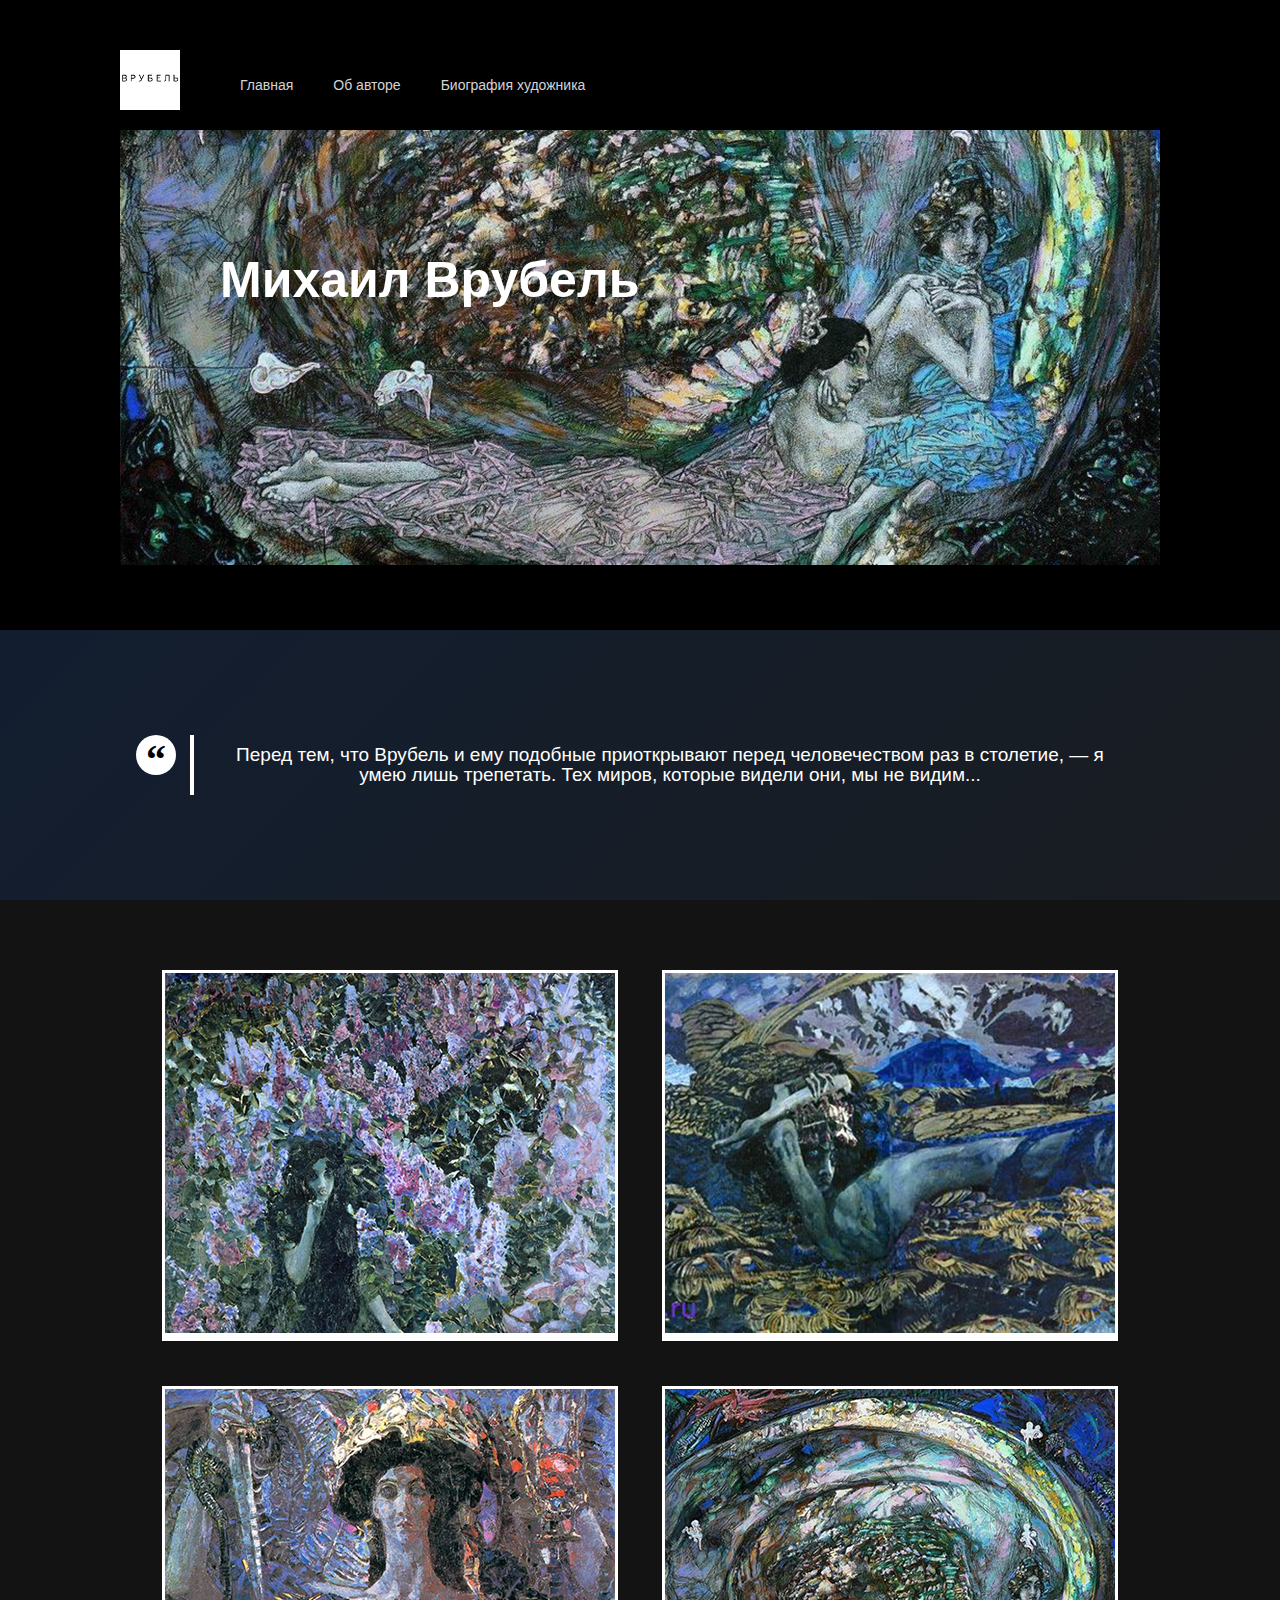
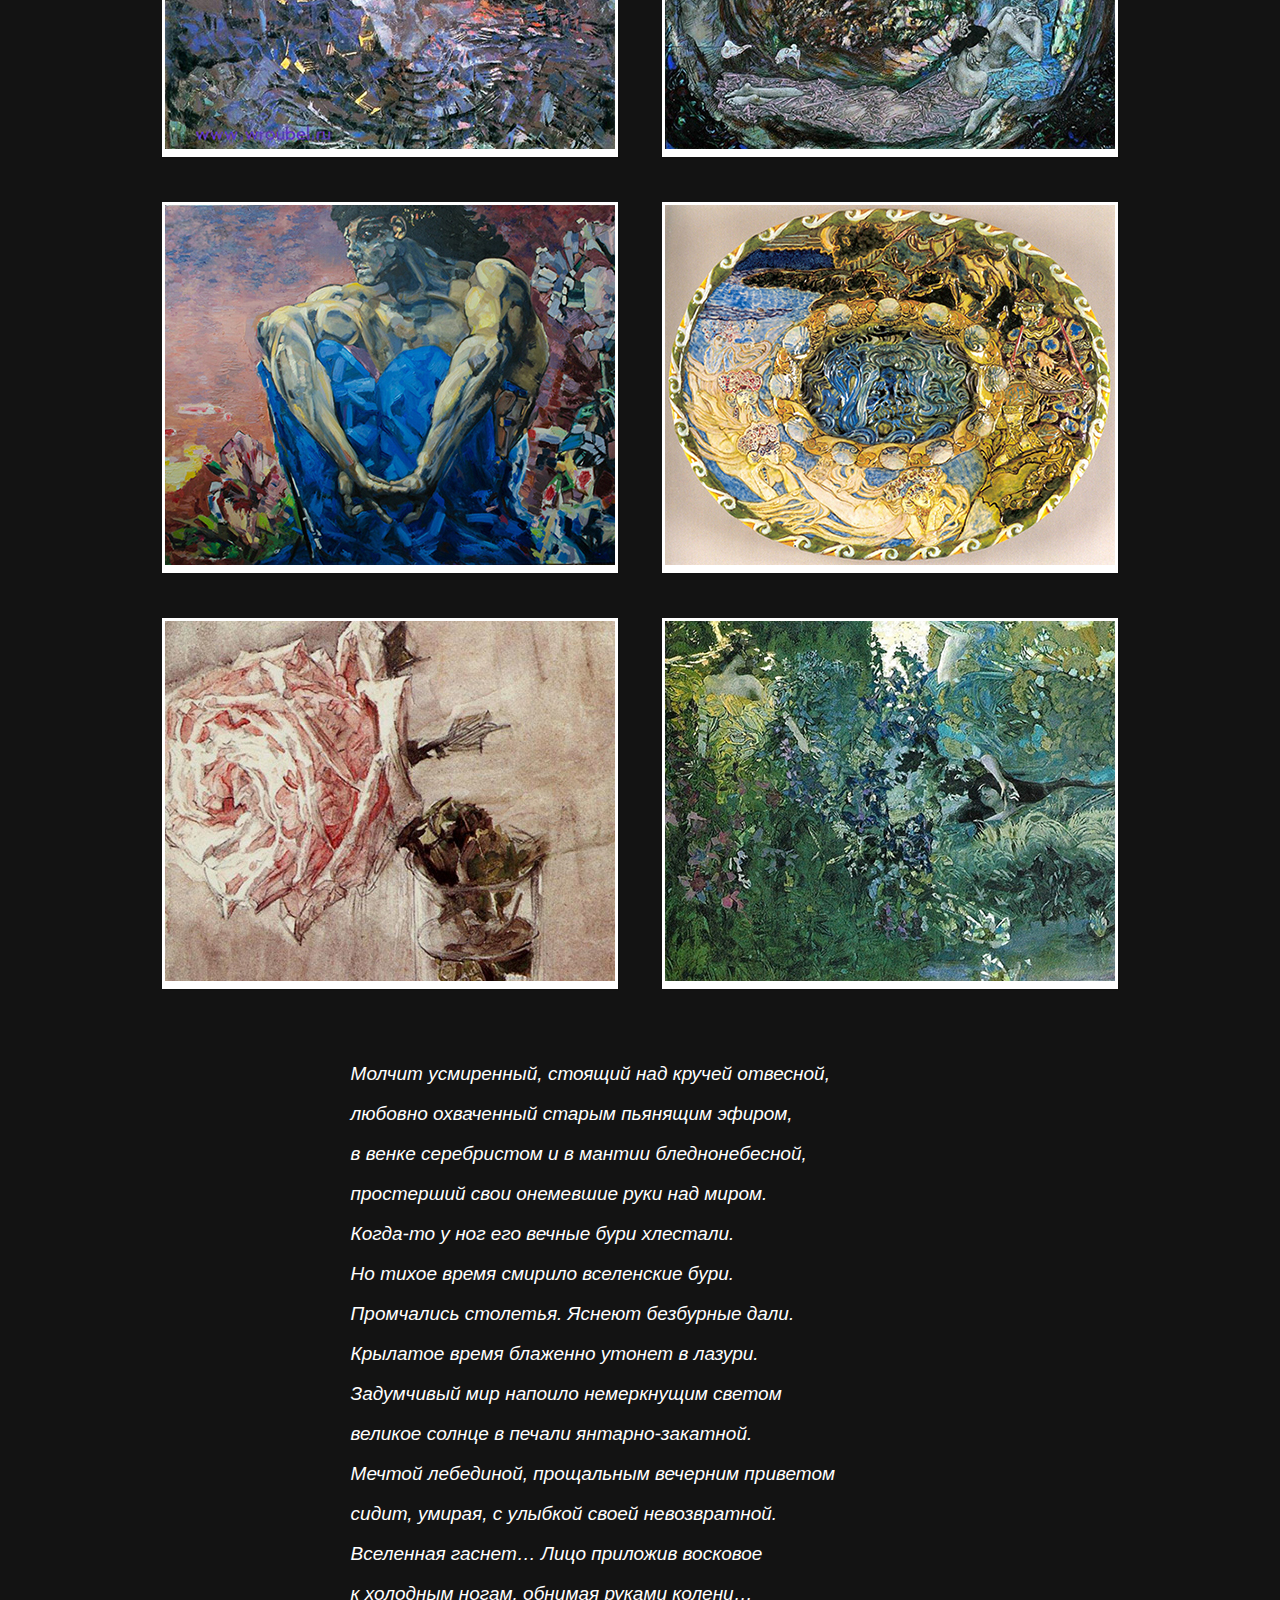
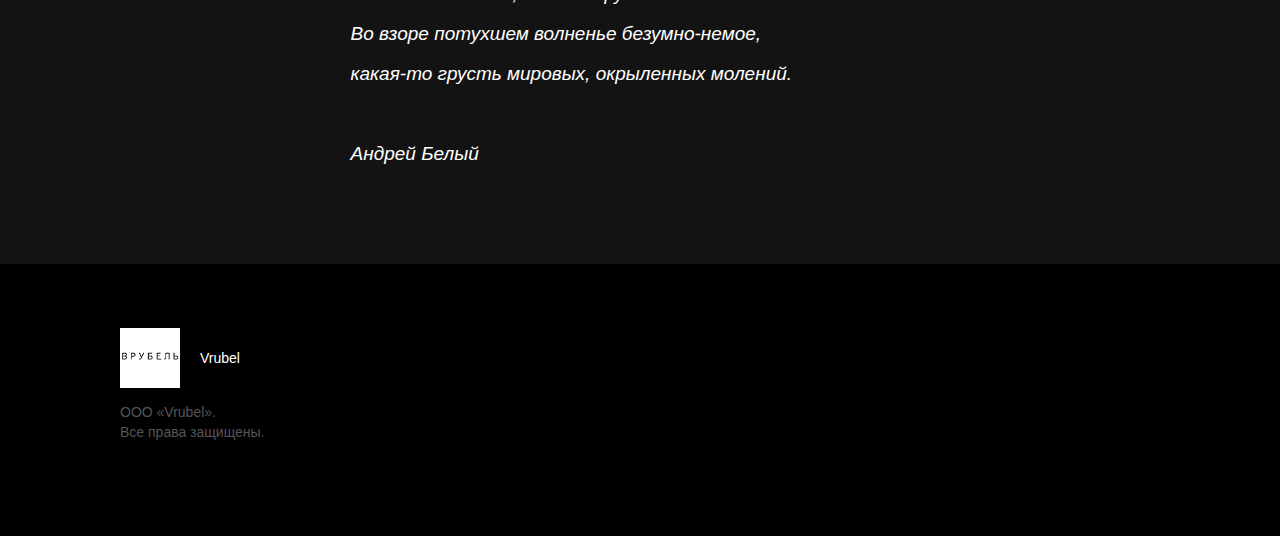
<file: index.html>
<!DOCTYPE html>
<html lang="ru">

<head>
    <meta charset="UTF-8">
    <title>Vrubel_11</title>
    <link rel="stylesheet" href="css/style.css">
</head>

<body>
    <header class="site-header">
        <div class="container">
            <nav class="main-nav">
                <a class="logo">
                    <img src="img/logo.png" alt="SpaceZ" width="60" height="60">
                </a>
                <ul class="site-menu">
                    <li><a href="index.html">Главная</a></li>
                    <li><a href="ob_avtore.html">Об авторе</a></li>
                    <li><a href="biogr.html">Биография художника</a></li>

                </ul>

            </nav>
            <section class="about-us">
                <h1>Михаил Врубель</h1>

            </section>
        </div>
    </header>





    <main>
        <section class="features">
            <div class="container">
                <blockquote>
                    <p class="features-list">
                        Перед тем, что Врубель и ему подобные приоткрывают перед человечеством раз в столетие, — я умею лишь трепетать. Тех миров, которые видели они, мы не видим...
                    </p>
                </blockquote>
            </div>
        </section>


        <div class="container">
            <ul class="hover-effect-cover">
                <li>
                    <img src="img/2s.jpg" alt="" width="450" height="360">
                    <div class="effect-to-top">
                        <h3>Сирень</h3>
                        <p>1900</p>
                        <a href="siren.html">Подробнее</a>
                    </div>
                </li>
                <li>
                    <img src="img/3s.jpg" alt="" width="450" height="360">
                    <div class="effect-to-top">
                        <h3>Демон Поверженный</h3>
                        <p>1902</p>
                        <a href="demon_pov.html">Подробнее</a>
                    </div>
                </li>
                <li>
                    <img src="img/4s.jpg" alt="" width="450" height="360">
                    <div class="effect-to-top">
                        <h3>Шестикрылый серафим</h3>
                        <p>1904</p>
                        <a href="serafim.html">Подробнее</a>
                    </div>
                </li>
                <li>
                    <img src="img/5s.jpg" alt="" width="450" height="360">
                    <div class="effect-to-top">
                        <h3>Жемчужина</h3>
                        <p>1904</p>
                        <a href="jemchugina.html">Подробнее</a>
                    </div>
                </li>
                <li>
                    <img src="img/6s.jpg" alt="" width="450" height="360">
                    <div class="effect-to-top">
                        <h3>Демон сидящий</h3>
                        <p>1890</p>
                        <a href="demon_s.html">Подробнее</a>
                    </div>
                </li>
                <li>
                    <img src="img/7s.jpg" alt="" width="450" height="360">
                    <div class="effect-to-top">
                        <h3>блюдо Садко</h3>
                        <p>1900</p>
                        <a href="sadko.html">Подробнее</a>
                    </div>
                </li>
                <li>
                    <img src="img/8s.jpg" alt="" width="450" height="360">
                    <div class="effect-to-top">
                        <h3>Роза в стакане</h3>
                        <p>1904</p>
                        <a href="rosa.html">Подробнее</a>
                    </div>
                </li>
                <li>
                    <img src="img/11s.jpg" alt="" width="450" height="360">
                    <div class="effect-to-top">
                        <h3>Утро</h3>
                        <p>1897</p>
                        <a href="utro.html">Подробнее</a>
                    </div>
                </li>
            </ul>
        </div>



        <div class="container">
            <section class="a-us">
                <p>
                    Молчит усмиренный, стоящий над кручей отвесной,
                    любовно охваченный старым пьянящим эфиром,
                    в венке серебристом и в мантии бледнонебесной,
                    простерший свои онемевшие руки над миром.
                    Когда-то у ног его вечные бури хлестали.
                    Но тихое время смирило вселенские бури.
                    Промчались столетья. Яснеют безбурные дали.
                    Крылатое время блаженно утонет в лазури.
                    Задумчивый мир напоило немеркнущим светом
                    великое солнце в печали янтарно-закатной.
                    Мечтой лебединой, прощальным вечерним приветом
                    сидит, умирая, с улыбкой своей невозвратной.
                    Вселенная гаснет… Лицо приложив восковое
                    к холодным ногам, обнимая руками колени…
                    Во взоре потухшем волненье безумно-немое,
                    какая-то грусть мировых, окрыленных молений.

                    Андрей Белый
                </p>



            </section>

        </div>



    </main>

    <footer class="site-footer">
        <div class="container footer-columns-container">
            <div class="left-column">
                <p class="logo-container">
                    <a class="logo"><img src="img/logo.png" alt="Логотип SpaceZ" width="60" height="60"></a>
                    <span class="company-title">Vrubel</span>
                </p>
                <p class="copyrights">
                    ООО «Vrubel».<br>
                    Все права защищены.
                </p>
            </div>

        </div>
    </footer>
</body></html>
</file>
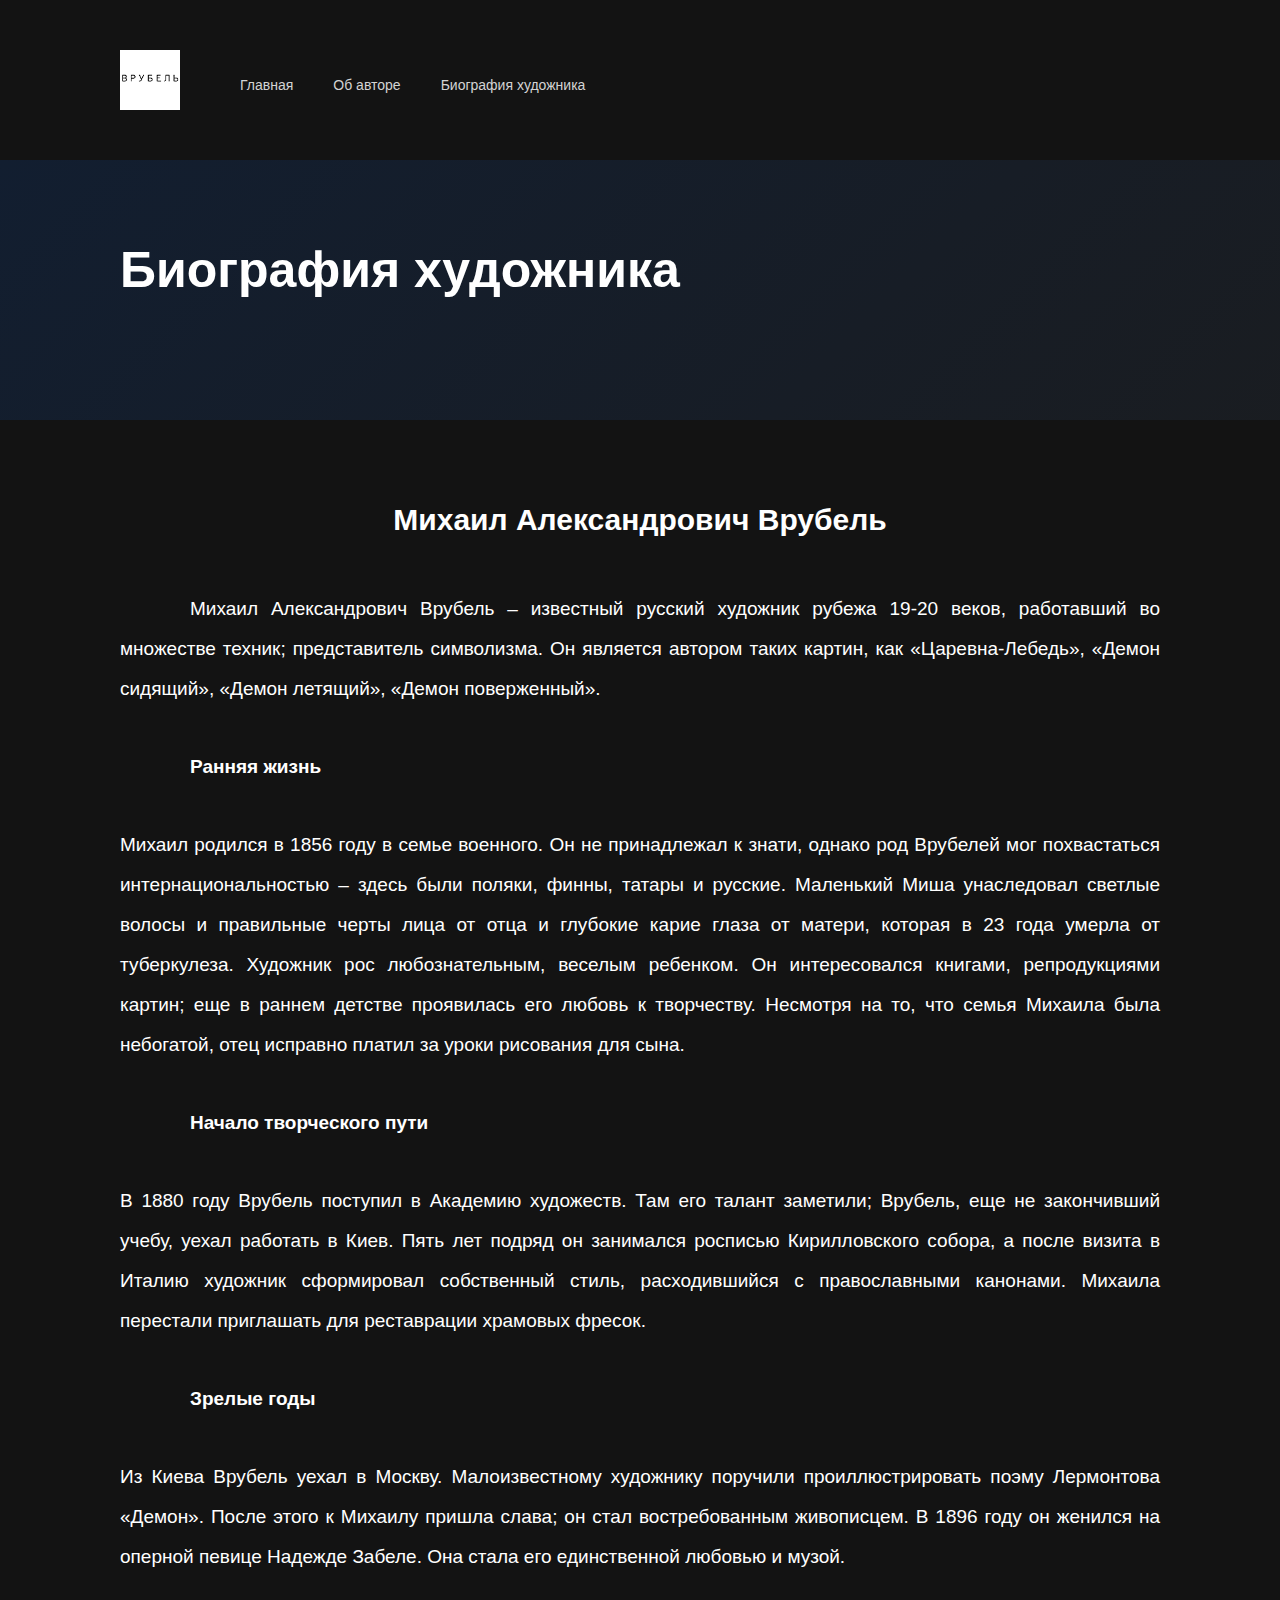
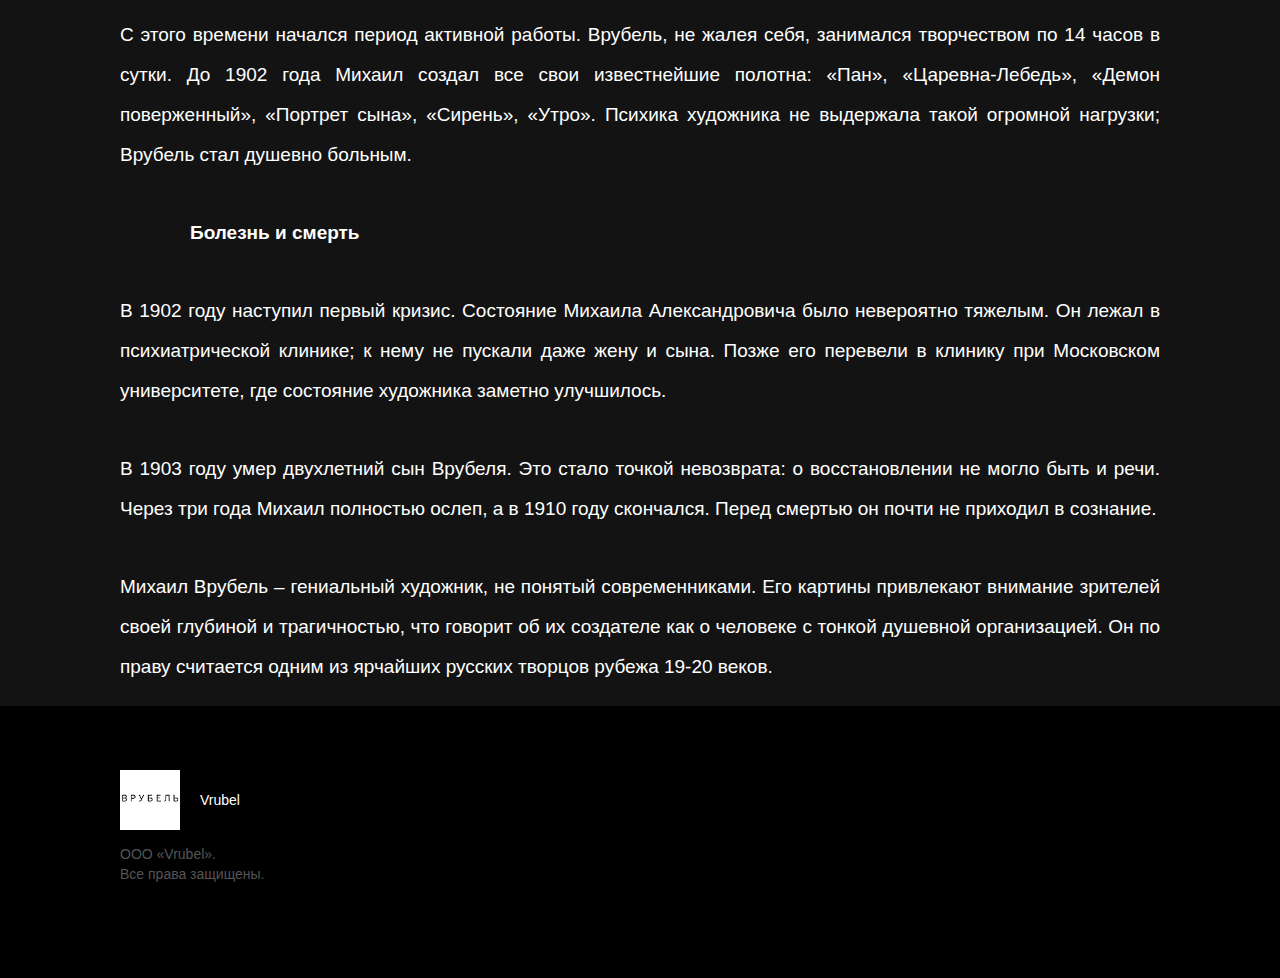
<file: biogr.html>
<!DOCTYPE html>
<html lang="ru">

<head>
    <meta charset="UTF-8">
    <title>Space Z</title>
    <link rel="stylesheet" href="css/style.css">
</head>

<body>
    <header class='site-header2'>
        <div class="container">
            <nav class="main-nav2">
                <a class="logo">
                    <img src="img/logo.png" alt="SpaceZ" width="60" height="60">
                </a>
                <ul class="site-menu">
                    <li><a href="index.html">Главная</a></li>
                    <li><a href="ob_avtore.html">Об авторе</a></li>
                    <li><a href="biogr.html">Биография художника</a></li>

                </ul>

            </nav>
        </div>
    </header>
    <main>
        <section class="features">
            <div class="container">

                <h1>
                    Биография художника
                </h1>

            </div>
        </section>



        <div class="container">
            <div class="picture">
                
                <h2>Михаил Александрович Врубель</h2>
                <p>Михаил Александрович Врубель – известный русский художник рубежа 19-20 веков, работавший во множестве техник; представитель символизма. Он является автором таких картин, как «Царевна-Лебедь», «Демон сидящий», «Демон летящий», «Демон поверженный».</p>
                <span class='v-666'><p>Ранняя жизнь</p></span>

<p>Михаил родился в 1856 году в семье военного. Он не принадлежал к знати, однако род Врубелей мог похвастаться интернациональностью – здесь были поляки, финны, татары и русские. Маленький Миша унаследовал светлые волосы и правильные черты лица от отца и глубокие карие глаза от матери, которая в 23 года умерла от туберкулеза.
Художник рос любознательным, веселым ребенком. Он интересовался книгами, репродукциями картин; еще в раннем детстве проявилась его любовь к творчеству. Несмотря на то, что семья Михаила была небогатой, отец исправно платил за уроки рисования для сына.</p>

<span class='v-666'><p>Начало творческого пути</p></span>

<p>В 1880 году Врубель поступил в Академию художеств. Там его талант заметили; Врубель, еще не закончивший учебу, уехал работать в Киев. Пять лет подряд он занимался росписью Кирилловского собора, а после визита в Италию художник сформировал собственный стиль, расходившийся с православными канонами. Михаила перестали приглашать для реставрации храмовых фресок.</p>
        
<span class='v-666'><p>Зрелые годы</p></span>
<p>Из Киева Врубель уехал в Москву. Малоизвестному художнику поручили проиллюстрировать поэму Лермонтова «Демон». После этого к Михаилу пришла слава; он стал востребованным живописцем. В 1896 году он женился на оперной певице Надежде Забеле. Она стала его единственной любовью и музой.</p>

<p>С этого времени начался период активной работы. Врубель, не жалея себя, занимался творчеством по 14 часов в сутки. До 1902 года Михаил создал все свои известнейшие полотна: «Пан», «Царевна-Лебедь», «Демон поверженный», «Портрет сына», «Сирень», «Утро». Психика художника не выдержала такой огромной нагрузки; Врубель стал душевно больным.</p>

<span class='v-666'><p>Болезнь и смерть</p></span>

<p>В 1902 году наступил первый кризис. Состояние Михаила Александровича было невероятно тяжелым. Он лежал в психиатрической клинике; к нему не пускали даже жену и сына. Позже его перевели в клинику при Московском университете, где состояние художника заметно улучшилось.</p>

<p>В 1903 году умер двухлетний сын Врубеля. Это стало точкой невозврата: о восстановлении не могло быть и речи. Через три года Михаил полностью ослеп, а в 1910 году скончался. Перед смертью он почти не приходил в сознание.</p>

<p>Михаил Врубель – гениальный художник, не понятый современниками. Его картины привлекают внимание зрителей своей глубиной и трагичностью, что говорит об их создателе как о человеке с тонкой душевной организацией. Он по праву считается одним из ярчайших русских творцов рубежа 19-20 веков.</p>
                
                
            </div>
        </div>


    </main>

    <footer class="site-footer">
        <div class="container footer-columns-container">
            <div class="left-column">
                <p class="logo-container">
                    <a class="logo"><img src="img/logo.png" alt="Логотип SpaceZ" width="60" height="60"></a>
                    <span class="company-title">Vrubel</span>
                </p>
                <p class="copyrights">
                    ООО «Vrubel».<br>
                    Все права защищены.
                </p>
            </div>

        </div>
    </footer>
</body>

</html>
</file>
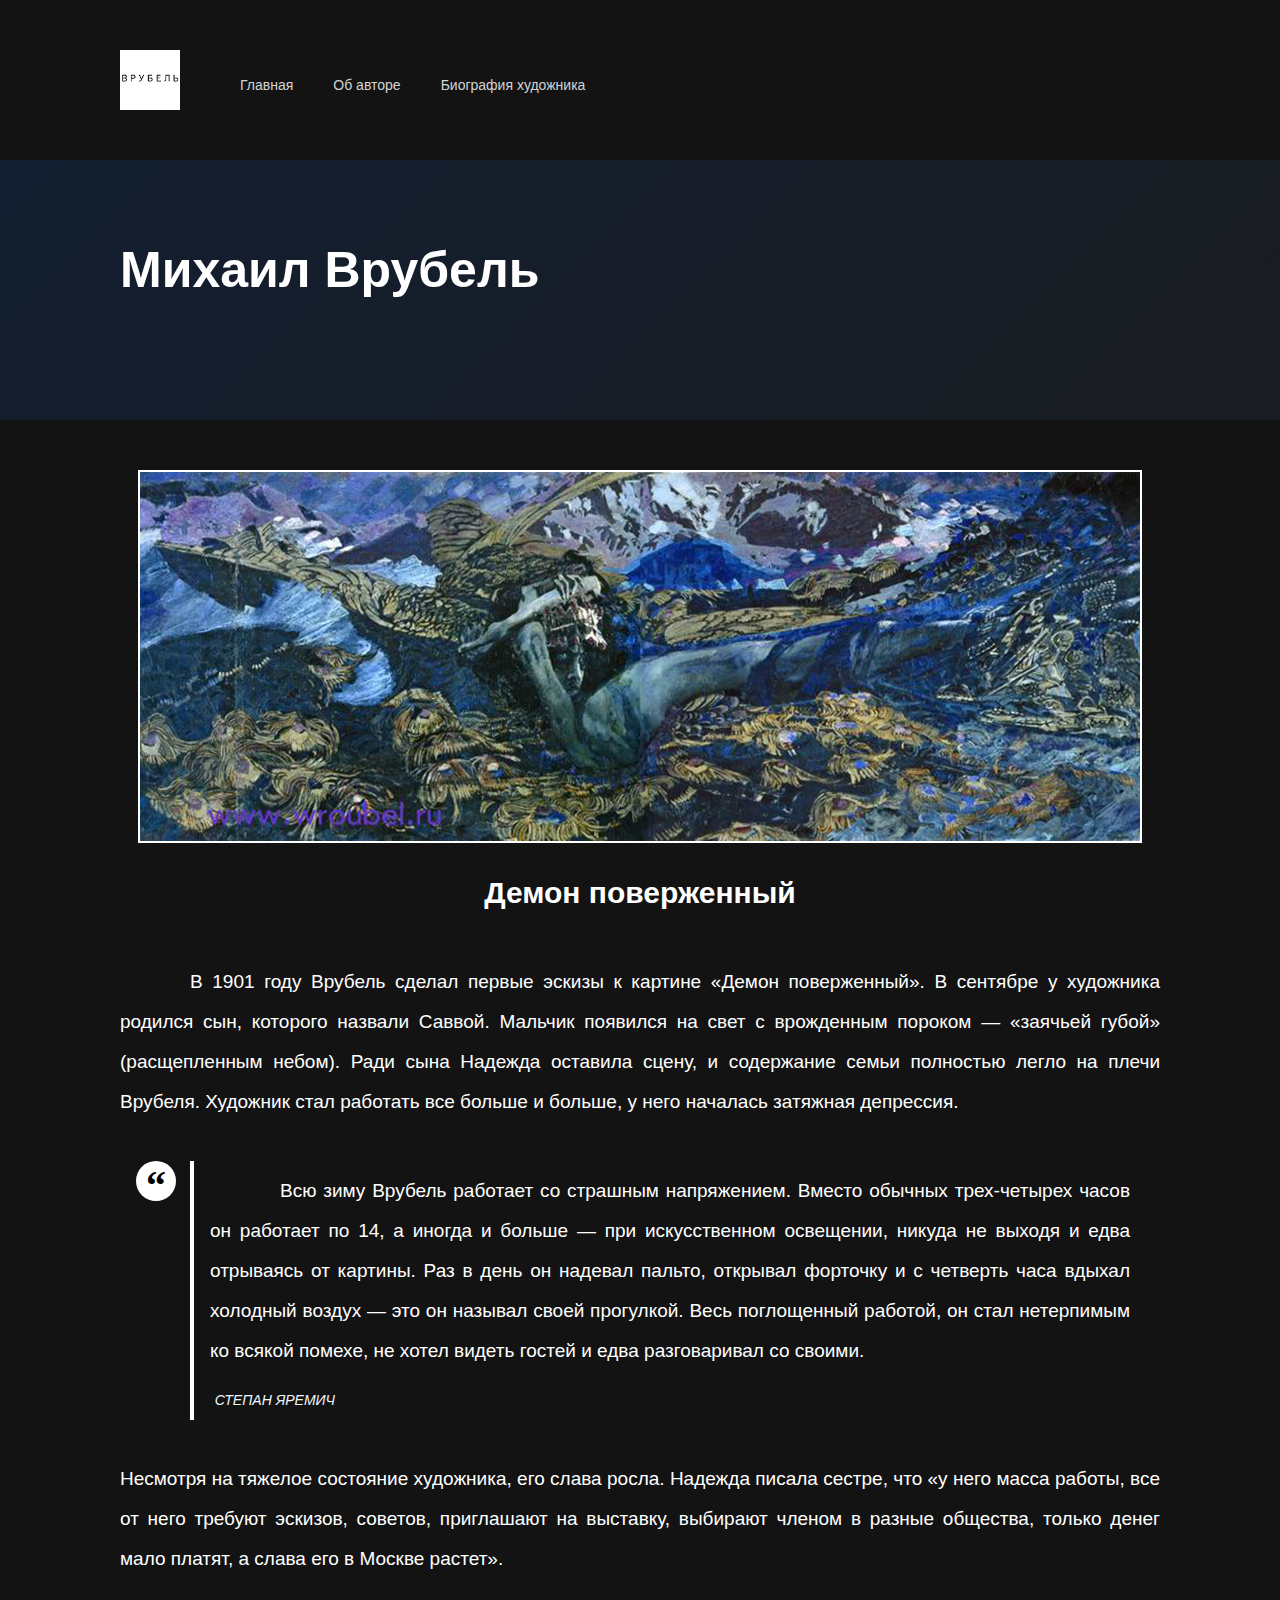
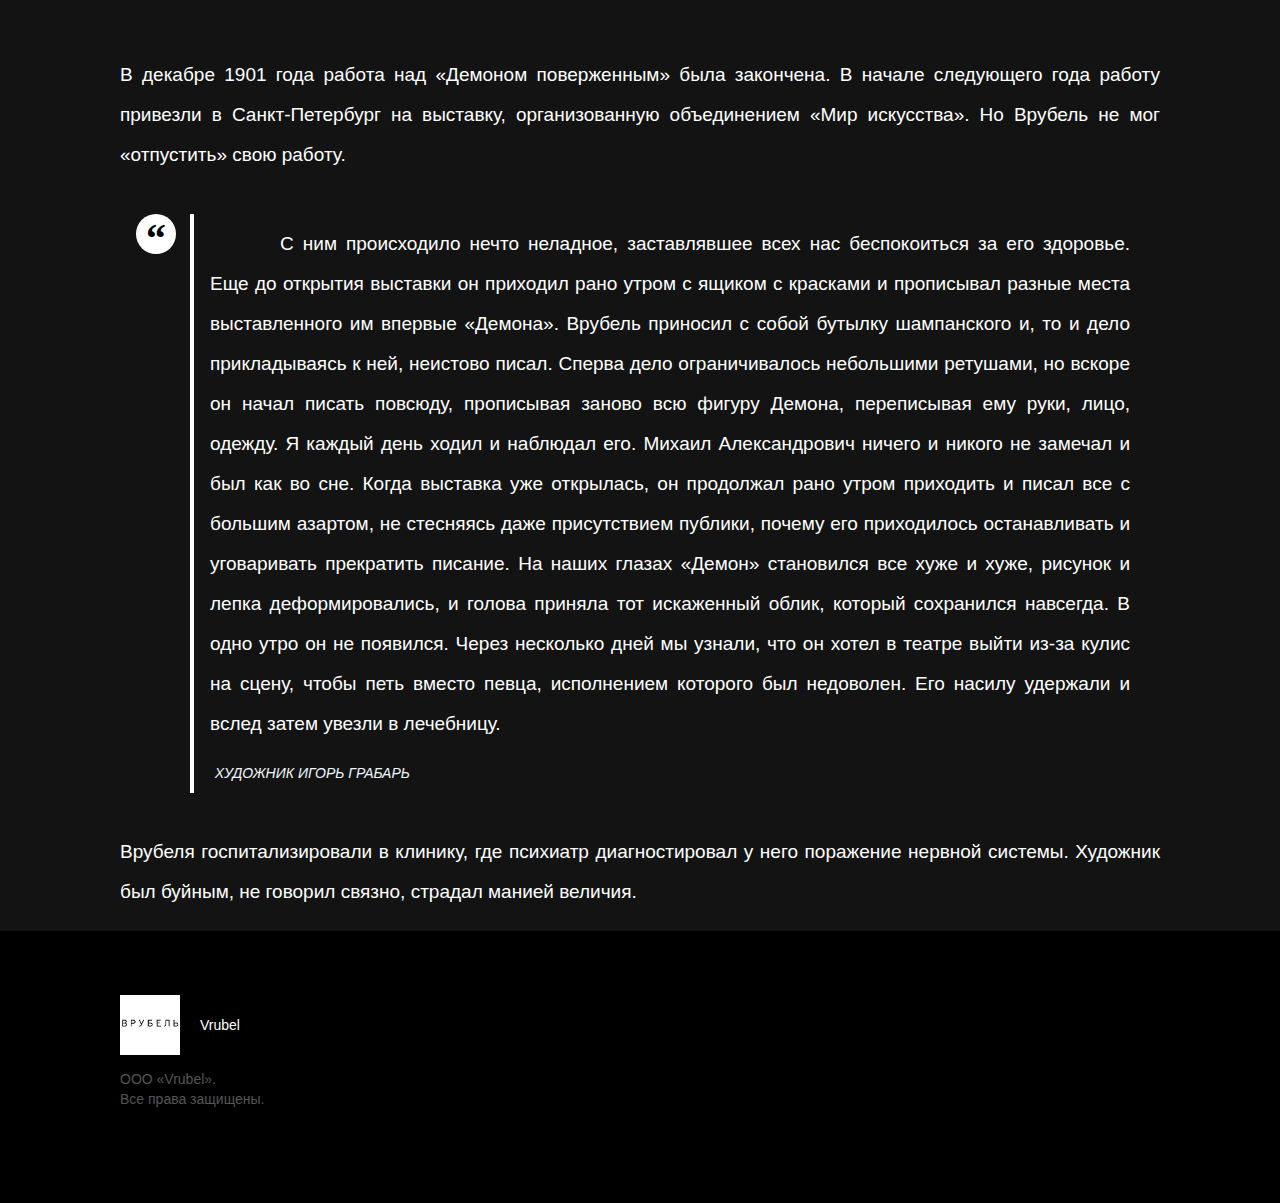
<file: demon_pov.html>
<!DOCTYPE html>
<html lang="ru">

<head>
    <meta charset="UTF-8">
    <title>Space Z</title>
    <link rel="stylesheet" href="css/style.css">
</head>

<body>
    <header class='site-header2'>
        <div class="container">
            <nav class="main-nav2">
                <a class="logo">
                    <img src="img/logo.png" alt="SpaceZ" width="60" height="60">
                </a>
                <ul class="site-menu">
                    <li><a href="index.html">Главная</a></li>
                    <li><a href="ob_avtore.html">Об авторе</a></li>
                    <li><a href="biogr.html">Биография художника</a></li>

                </ul>

            </nav>
        </div>
    </header>
    <main>
        <section class="features">
            <div class="container">

                <h1>
                    Михаил Врубель
                </h1>

            </div>
        </section>



        <div class="container">
            <div class="picture">
                <img src="img/3.jpg" alt="" width="1000">
                <h2>Демон поверженный</h2>
                <p>В 1901 году Врубель сделал первые эскизы к картине «Демон поверженный». В сентябре у художника родился сын, которого назвали Саввой. Мальчик появился на свет с врожденным пороком — «заячьей губой» (расщепленным небом). Ради сына Надежда оставила сцену, и содержание семьи полностью легло на плечи Врубеля. Художник стал работать все больше и больше, у него началась затяжная депрессия.</p>
                
                <blockquote>
                    <p> Всю зиму Врубель работает со страшным напряжением. Вместо обычных трех-четырех часов он работает по 14, а иногда и больше — при искусственном освещении, никуда не выходя и едва отрываясь от картины. Раз в день он надевал пальто, открывал форточку и с четверть часа вдыхал холодный воздух — это он называл своей прогулкой. Весь поглощенный работой, он стал нетерпимым ко всякой помехе, не хотел видеть гостей и едва разговаривал со своими.</p>
                     <footer> -<cite>Степан Яремич</cite></footer>
                    
                </blockquote>
                <p>

                    Несмотря на тяжелое состояние художника, его слава росла. Надежда писала сестре, что «у него масса работы, все от него требуют эскизов, советов, приглашают на выставку, выбирают членом в разные общества, только денег мало платят, а слава его в Москве растет».
                <p>

                <p>В декабре 1901 года работа над «Демоном поверженным» была закончена. В начале следующего года работу привезли в Санкт-Петербург на выставку, организованную объединением «Мир искусства». Но Врубель не мог «отпустить» свою работу.</p>
                <blockquote>

                    <p>С ним происходило нечто неладное, заставлявшее всех нас беспокоиться за его здоровье. Еще до открытия выставки он приходил рано утром с ящиком с красками и прописывал разные места выставленного им впервые «Демона». Врубель приносил с собой бутылку шампанского и, то и дело прикладываясь к ней, неистово писал. Сперва дело ограничивалось небольшими ретушами, но вскоре он начал писать повсюду, прописывая заново всю фигуру Демона, переписывая ему руки, лицо, одежду. Я каждый день ходил и наблюдал его. Михаил Александрович ничего и никого не замечал и был как во сне. Когда выставка уже открылась, он продолжал рано утром приходить и писал все с большим азартом, не стесняясь даже присутствием публики, почему его приходилось останавливать и уговаривать прекратить писание. На наших глазах «Демон» становился все хуже и хуже, рисунок и лепка деформировались, и голова приняла тот искаженный облик, который сохранился навсегда. В одно утро он не появился. Через несколько дней мы узнали, что он хотел в театре выйти из-за кулис на сцену, чтобы петь вместо певца, исполнением которого был недоволен. Его насилу удержали и вслед затем увезли в лечебницу.</p>
                    <footer> -<cite>Художник Игорь Грабарь</cite></footer>
                    
                </blockquote>

                <p>Врубеля госпитализировали в клинику, где психиатр диагностировал у него поражение нервной системы. Художник был буйным, не говорил связно, страдал манией величия.</p>
            </div>
        </div>


    </main>

    <footer class="site-footer">
        <div class="container footer-columns-container">
            <div class="left-column">
                <p class="logo-container">
                    <a class="logo"><img src="img/logo.png" alt="Логотип SpaceZ" width="60" height="60"></a>
                    <span class="company-title">Vrubel</span>
                </p>
                <p class="copyrights">
                    ООО «Vrubel».<br>
                    Все права защищены.
                </p>
            </div>

        </div>
    </footer>
</body>

</html>
</file>
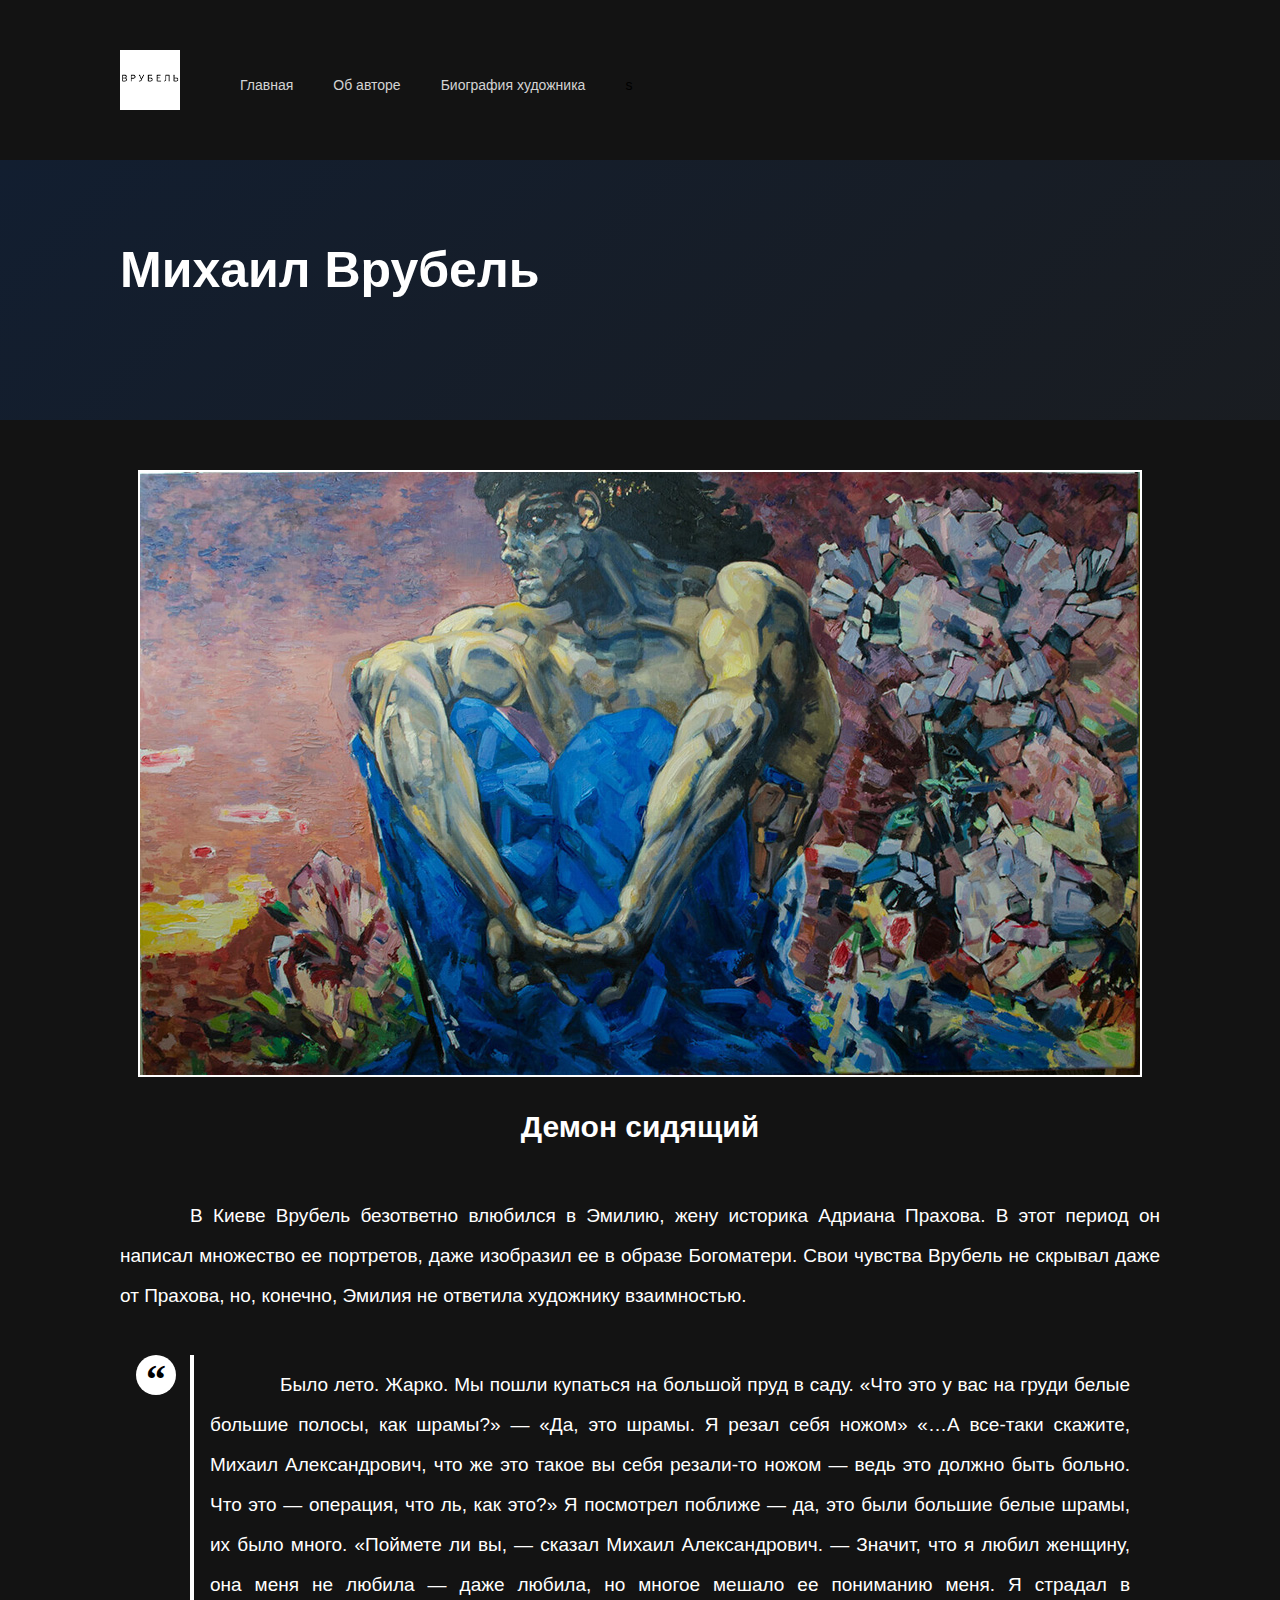
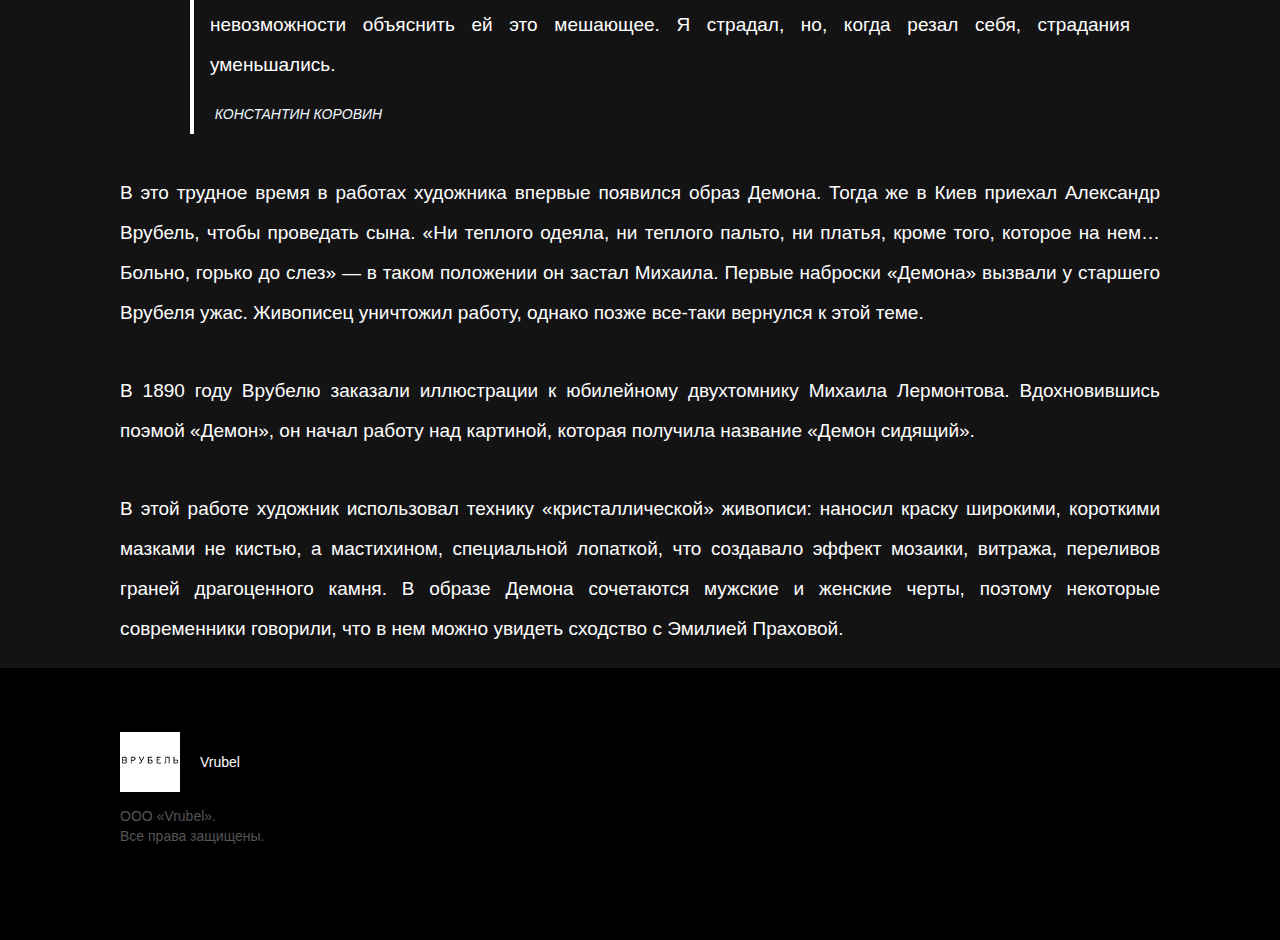
<file: demon_s.html>
<!DOCTYPE html>
<html lang="ru">

<head>
    <meta charset="UTF-8">
    <title>Space Z</title>
    <link rel="stylesheet" href="css/style.css">
</head>

<body>
    <header class='site-header2'>
        <div class="container">
            <nav class="main-nav2">
                <a class="logo">
                    <img src="img/logo.png" alt="SpaceZ" width="60" height="60">
                </a>
                <ul class="site-menu">
                    <li><a href="index.html">Главная</a></li>
                    <li><a href="ob_avtore.html">Об авторе</a></li>
                    <li><a href="biogr.html">Биография художника</a></li>s

                </ul>

            </nav>
        </div>
    </header>
    <main>
        <section class="features">
            <div class="container">

                <h1>
                    Михаил Врубель
                </h1>

            </div>
        </section>



        <div class="container">
            <div class="picture">
                <img src="img/6.jpg" alt="" width="1000">
                <h2>Демон сидящий</h2>
                <p>В Киеве Врубель безответно влюбился в Эмилию, жену историка Адриана Прахова. В этот период он написал множество ее портретов, даже изобразил ее в образе Богоматери. Свои чувства Врубель не скрывал даже от Прахова, но, конечно, Эмилия не ответила художнику взаимностью.</p>
                
                <blockquote>
                    <p> Было лето. Жарко. Мы пошли купаться на большой пруд в саду. «Что это у вас на груди белые большие полосы, как шрамы?» — «Да, это шрамы. Я резал себя ножом» «…А все-таки скажите, Михаил Александрович, что же это такое вы себя резали-то ножом — ведь это должно быть больно. Что это — операция, что ль, как это?» Я посмотрел поближе — да, это были большие белые шрамы, их было много. «Поймете ли вы, — сказал Михаил Александрович. — Значит, что я любил женщину, она меня не любила — даже любила, но многое мешало ее пониманию меня. Я страдал в невозможности объяснить ей это мешающее. Я страдал, но, когда резал себя, страдания уменьшались.</p>
                     <footer> -<cite>Константин Коровин</cite></footer>
                    
                </blockquote>
                <p>В это трудное время в работах художника впервые появился образ Демона. Тогда же в Киев приехал Александр Врубель, чтобы проведать сына. «Ни теплого одеяла, ни теплого пальто, ни платья, кроме того, которое на нем… Больно, горько до слез» — в таком положении он застал Михаила. Первые наброски «Демона» вызвали у старшего Врубеля ужас. Живописец уничтожил работу, однако позже все-таки вернулся к этой теме.</p>
                <p>В 1890 году Врубелю заказали иллюстрации к юбилейному двухтомнику Михаила Лермонтова. Вдохновившись поэмой «Демон», он начал работу над картиной, которая получила название «Демон сидящий».</p>
                <p>В этой работе художник использовал технику «кристаллической» живописи: наносил краску широкими, короткими мазками не кистью, а мастихином, специальной лопаткой, что создавало эффект мозаики, витража, переливов граней драгоценного камня. В образе Демона сочетаются мужские и женские черты, поэтому некоторые современники говорили, что в нем можно увидеть сходство с Эмилией Праховой.</p>
            </div>
        </div>


    </main>

    <footer class="site-footer">
        <div class="container footer-columns-container">
            <div class="left-column">
                <p class="logo-container">
                    <a class="logo"><img src="img/logo.png" alt="Логотип SpaceZ" width="60" height="60"></a>
                    <span class="company-title">Vrubel</span>
                </p>
                <p class="copyrights">
                    ООО «Vrubel».<br>
                    Все права защищены.
                </p>
            </div>

        </div>
    </footer>
</body>

</html>
</file>
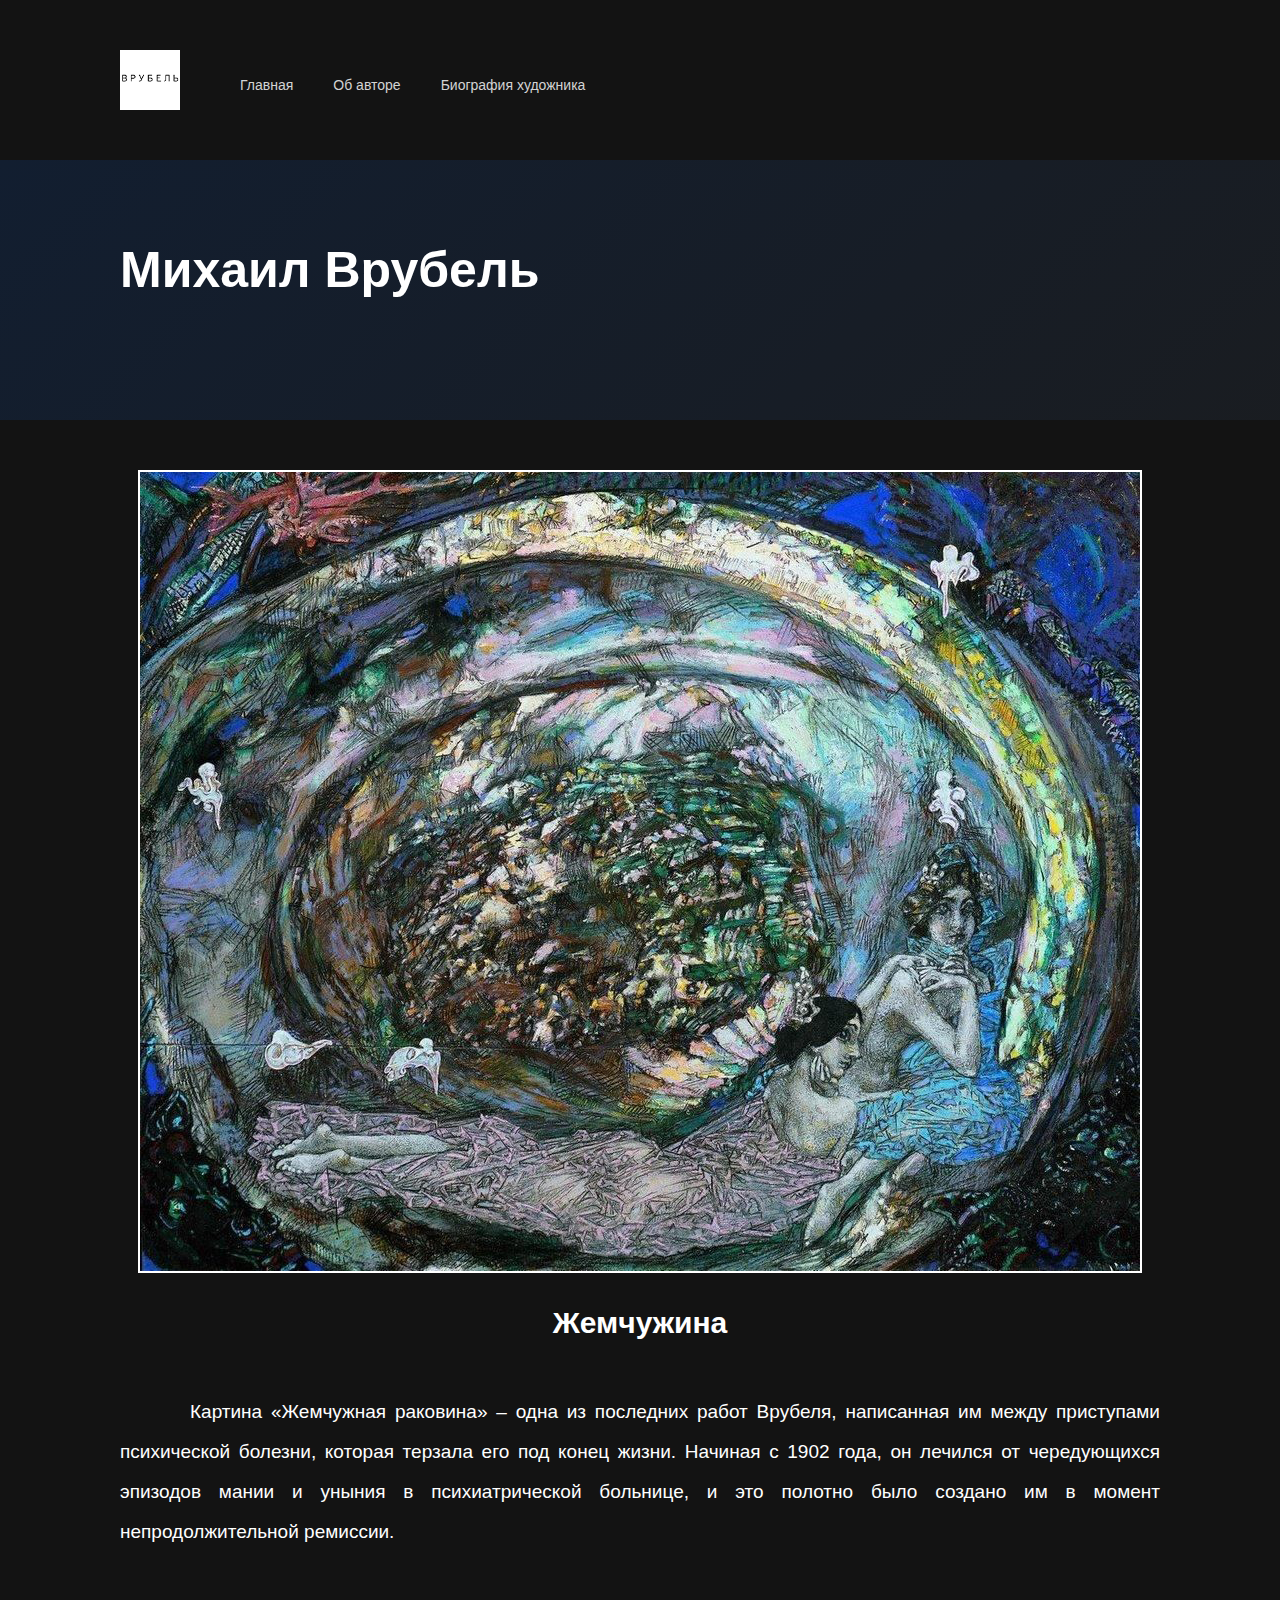
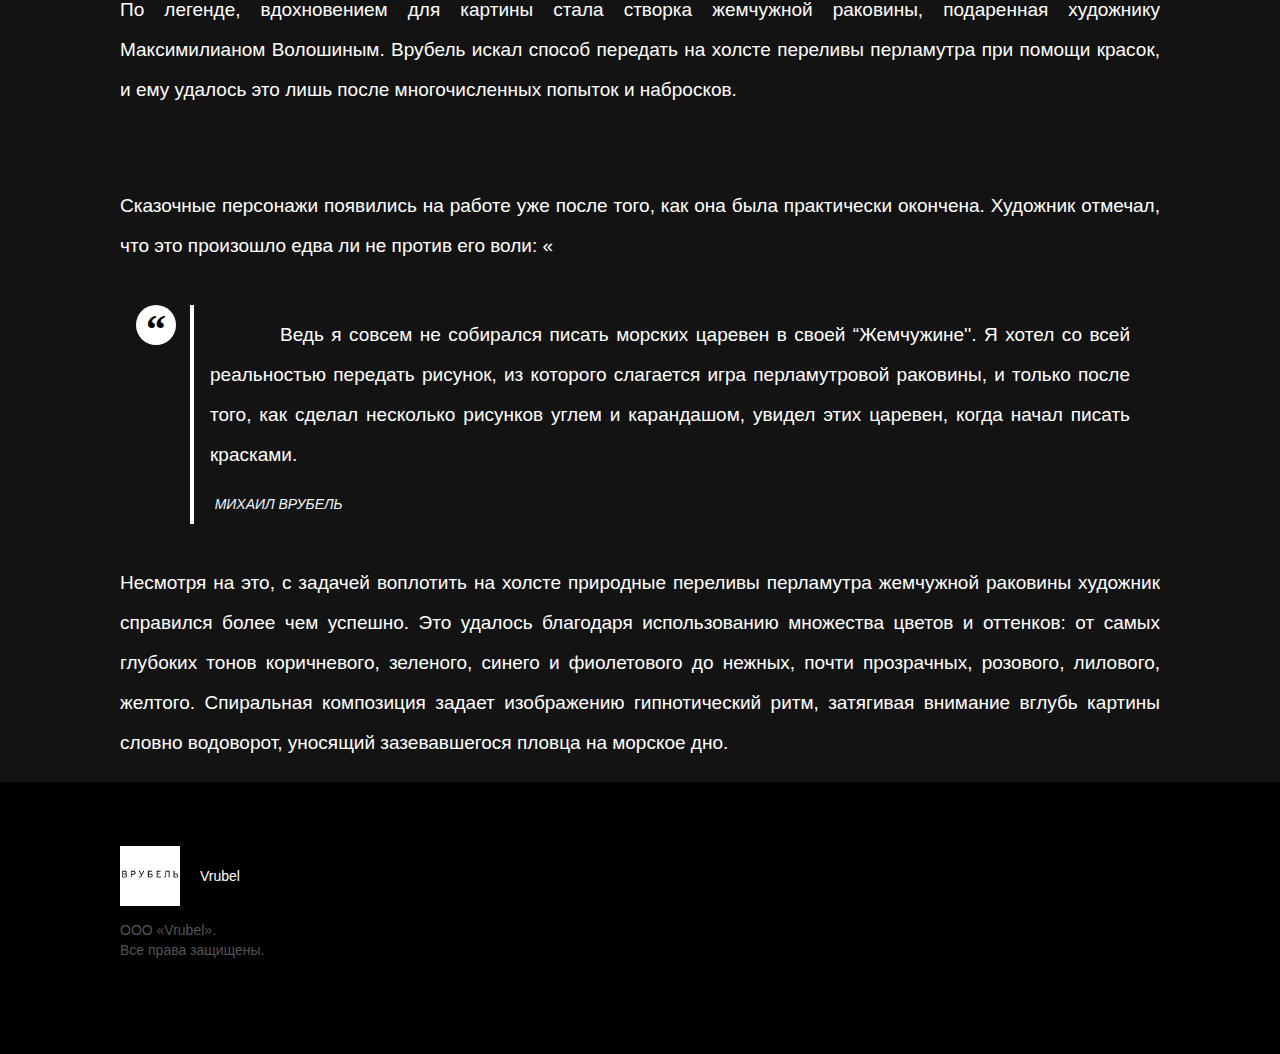
<file: jemchugina.html>
<!DOCTYPE html>
<html lang="ru">

<head>
    <meta charset="UTF-8">
    <title>Vrubel</title>
    <link rel="stylesheet" href="css/style.css">
</head>

<body>
    <header class='site-header2'>
        <div class="container">
            <nav class="main-nav2">
                <a class="logo">
                    <img src="img/logo.png" alt="SpaceZ" width="60" height="60">
                </a>
                <ul class="site-menu">
                    <li><a href="index.html">Главная</a></li>
                    <li><a href="ob_avtore.html">Об авторе</a></li>
                    <li><a href="biogr.html">Биография художника</a></li>

                </ul>

            </nav>
        </div>
    </header>
    <main>
        <section class="features">
            <div class="container">

                <h1>
                    Михаил Врубель
                </h1>

            </div>
        </section>



        <div class="container">
            <div class="picture">
                <img src="img/5.jpg" alt="" width="1000">
                <h2>Жемчужина</h2>
                <p>Картина «Жемчужная раковина» – одна из последних работ Врубеля, написанная им между приступами психической болезни, которая терзала его под конец жизни. Начиная с 1902 года, он лечился от чередующихся эпизодов мании и уныния в психиатрической больнице, и это полотно было создано им в момент непродолжительной ремиссии. </p>
                
                
                <p>

                    
По легенде, вдохновением для картины стала створка жемчужной раковины, подаренная художнику Максимилианом Волошиным. Врубель искал способ передать на холсте переливы перламутра при помощи красок, и ему удалось это лишь после многочисленных попыток и набросков.
                <p>

                <p>Сказочные персонажи появились на работе уже после того, как она была практически окончена. Художник отмечал, что это произошло едва ли не против его воли: «</p>
                
                <blockquote>
                    <p> Ведь я совсем не собирался писать морских царевен в своей “Жемчужине''. Я хотел со всей реальностью передать рисунок, из которого слагается игра перламутровой раковины, и только после того, как сделал несколько рисунков углем и карандашом, увидел этих царевен, когда начал писать красками.</p>
                     <footer> -<cite>Михаил Врубель</cite></footer>
                    
                </blockquote>
                <p>Несмотря на это, с задачей воплотить на холсте природные переливы перламутра жемчужной раковины художник справился более чем успешно. Это удалось благодаря использованию множества цветов и оттенков: от самых глубоких тонов коричневого, зеленого, синего и фиолетового до нежных, почти прозрачных, розового, лилового, желтого. Спиральная композиция задает изображению гипнотический ритм, затягивая внимание вглубь картины словно водоворот, уносящий зазевавшегося пловца на морское дно.</p>
                

                
            </div>
        </div>


    </main>

    <footer class="site-footer">
        <div class="container footer-columns-container">
            <div class="left-column">
                <p class="logo-container">
                    <a class="logo"><img src="img/logo.png" alt="Логотип SpaceZ" width="60" height="60"></a>
                    <span class="company-title">Vrubel</span>
                </p>
                <p class="copyrights">
                    ООО «Vrubel».<br>
                    Все права защищены.
                </p>
            </div>

        </div>
    </footer>
</body>

</html>
</file>
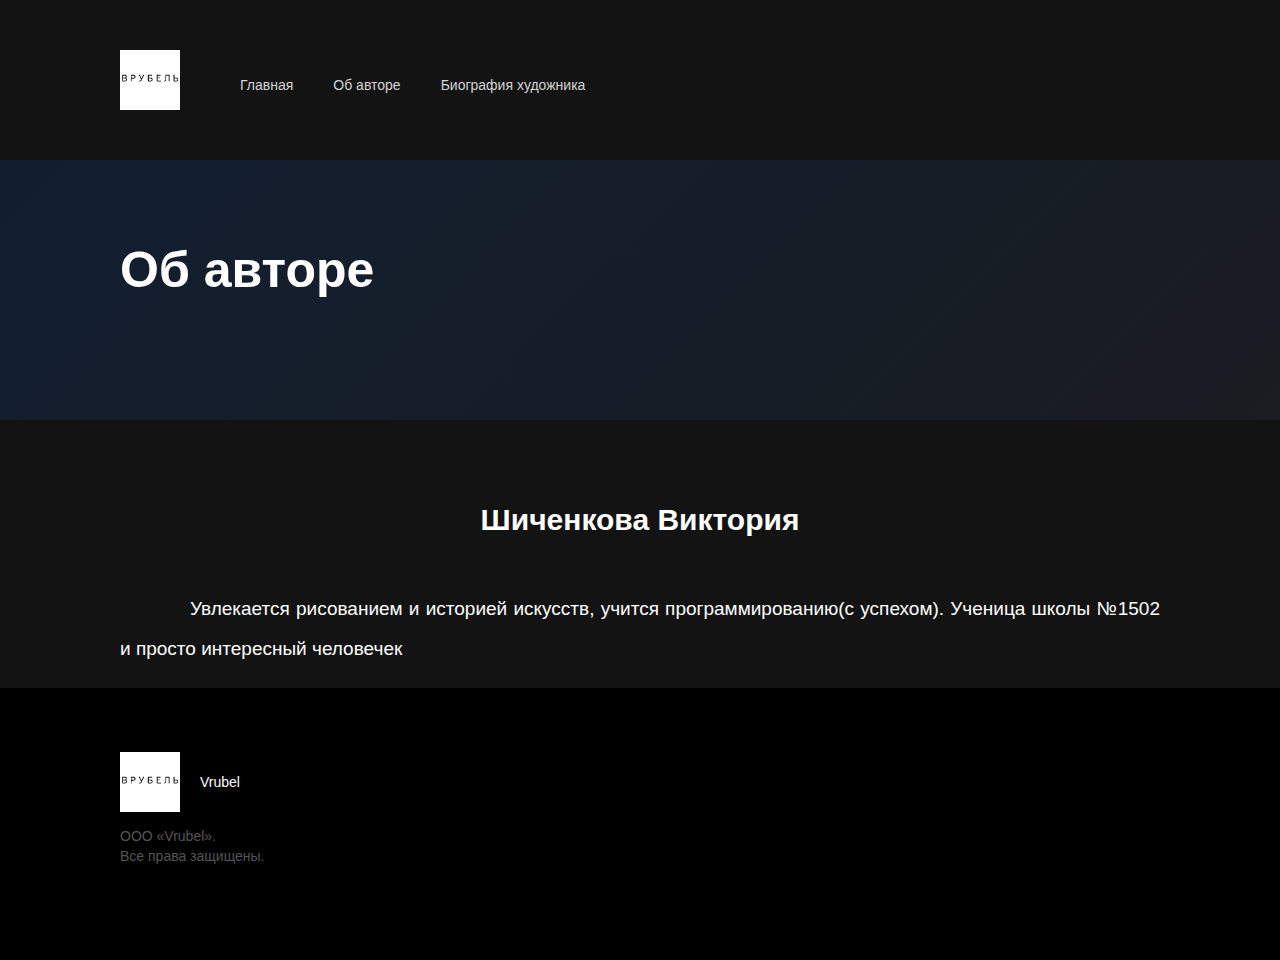
<file: ob_avtore.html>
<!DOCTYPE html>
<html lang="ru">

<head>
    <meta charset="UTF-8">
    <title>Space Z</title>
    <link rel="stylesheet" href="css/style.css">
</head>

<body>
    <header class='site-header2'>
        <div class="container">
            <nav class="main-nav2">
                <a class="logo">
                    <img src="img/logo.png" alt="SpaceZ" width="60" height="60">
                </a>
                <ul class="site-menu">
                    <li><a href="index.html">Главная</a></li>
                    <li><a href="ob_avtore.html">Об авторе</a></li>
                    <li><a href="biogr.html">Биография художника</a></li>

                </ul>

            </nav>
        </div>
    </header>
    <main>
        <section class="features">
            <div class="container">

                <h1>
                    Об авторе
                </h1>

            </div>
        </section>



        <div class="container">
            <div class="picture">
                
                <h2>Шиченкова Виктория</h2>
                <p>Увлекается рисованием и историей искусств, учится программированию(с успехом). Ученица
                школы №1502 и просто интересный человечек</p>
            </div>
        </div>


    </main>

    <footer class="site-footer">
        <div class="container footer-columns-container">
            <div class="left-column">
                <p class="logo-container">
                    <a class="logo"><img src="img/logo.png" alt="Логотип SpaceZ" width="60" height="60"></a>
                    <span class="company-title">Vrubel</span>
                </p>
                <p class="copyrights">
                    ООО «Vrubel».<br>
                    Все права защищены.
                </p>
            </div>

        </div>
    </footer>
</body></html>
</file>
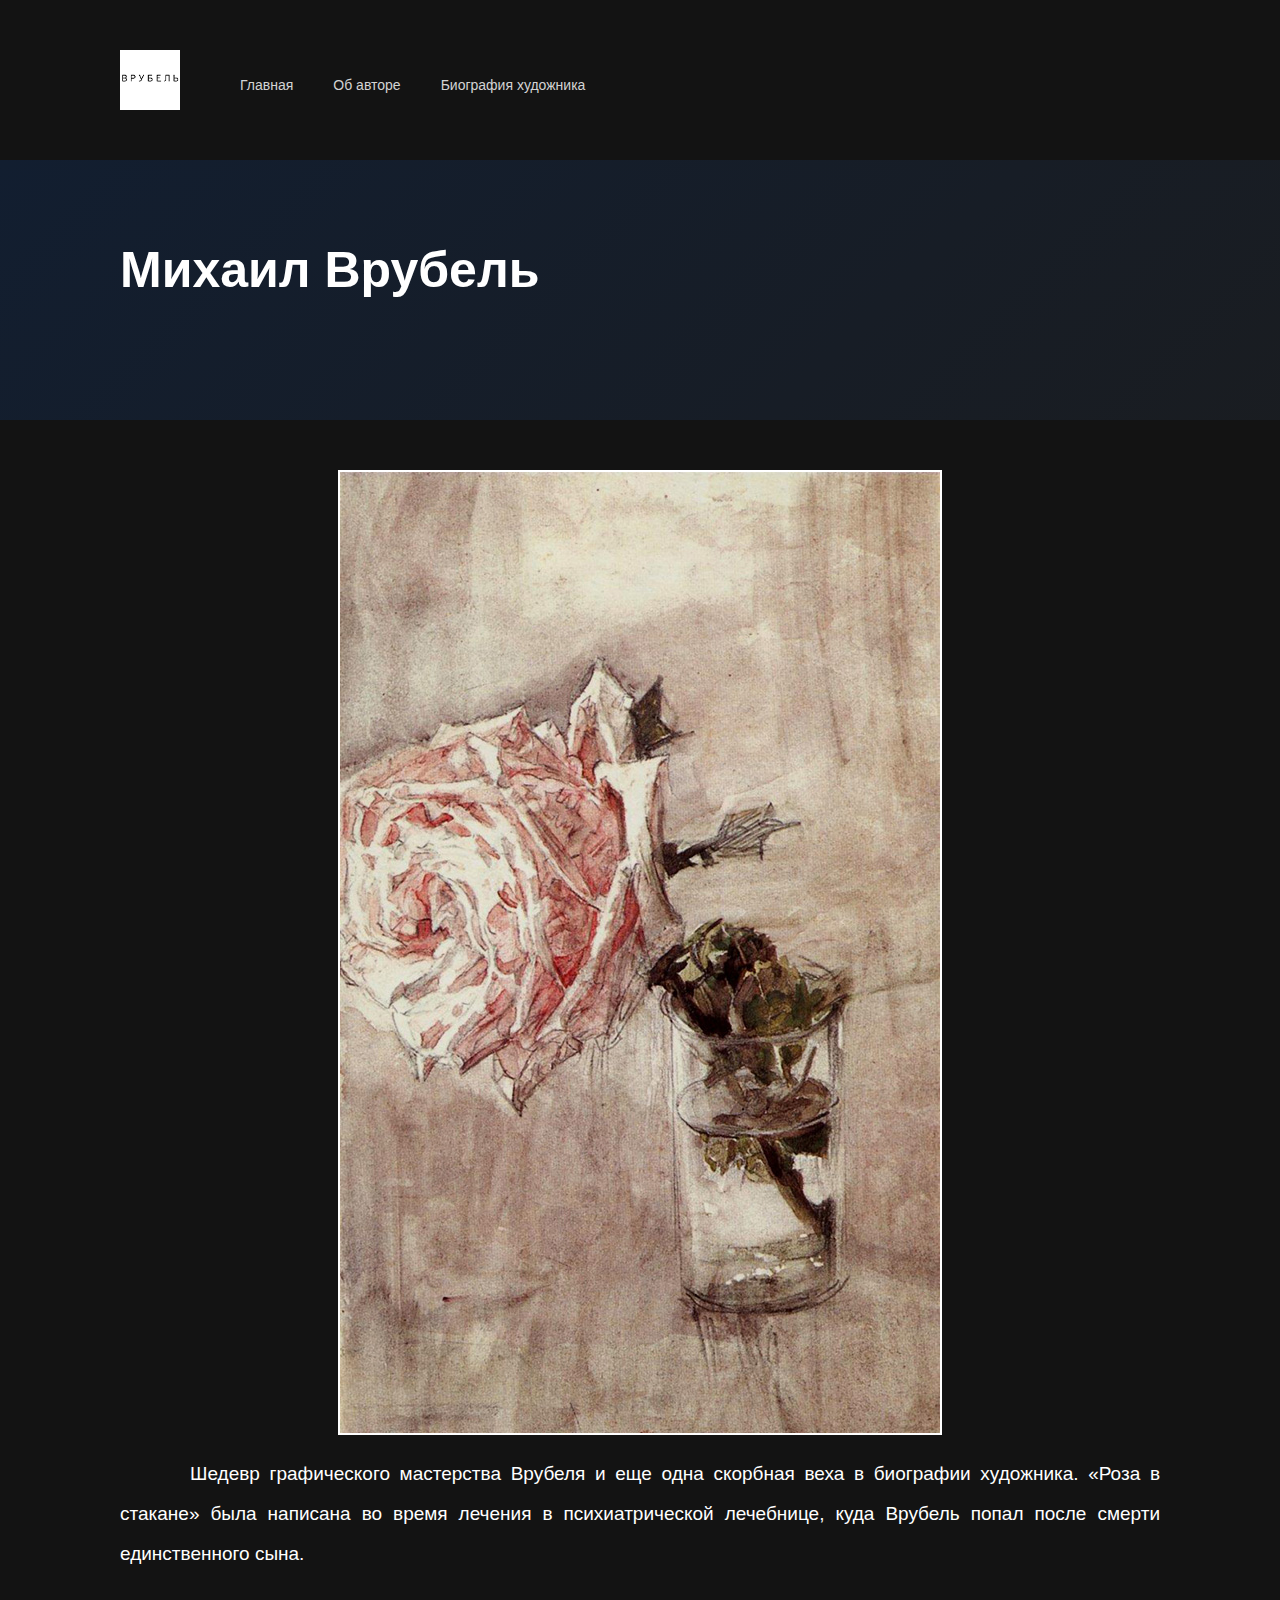
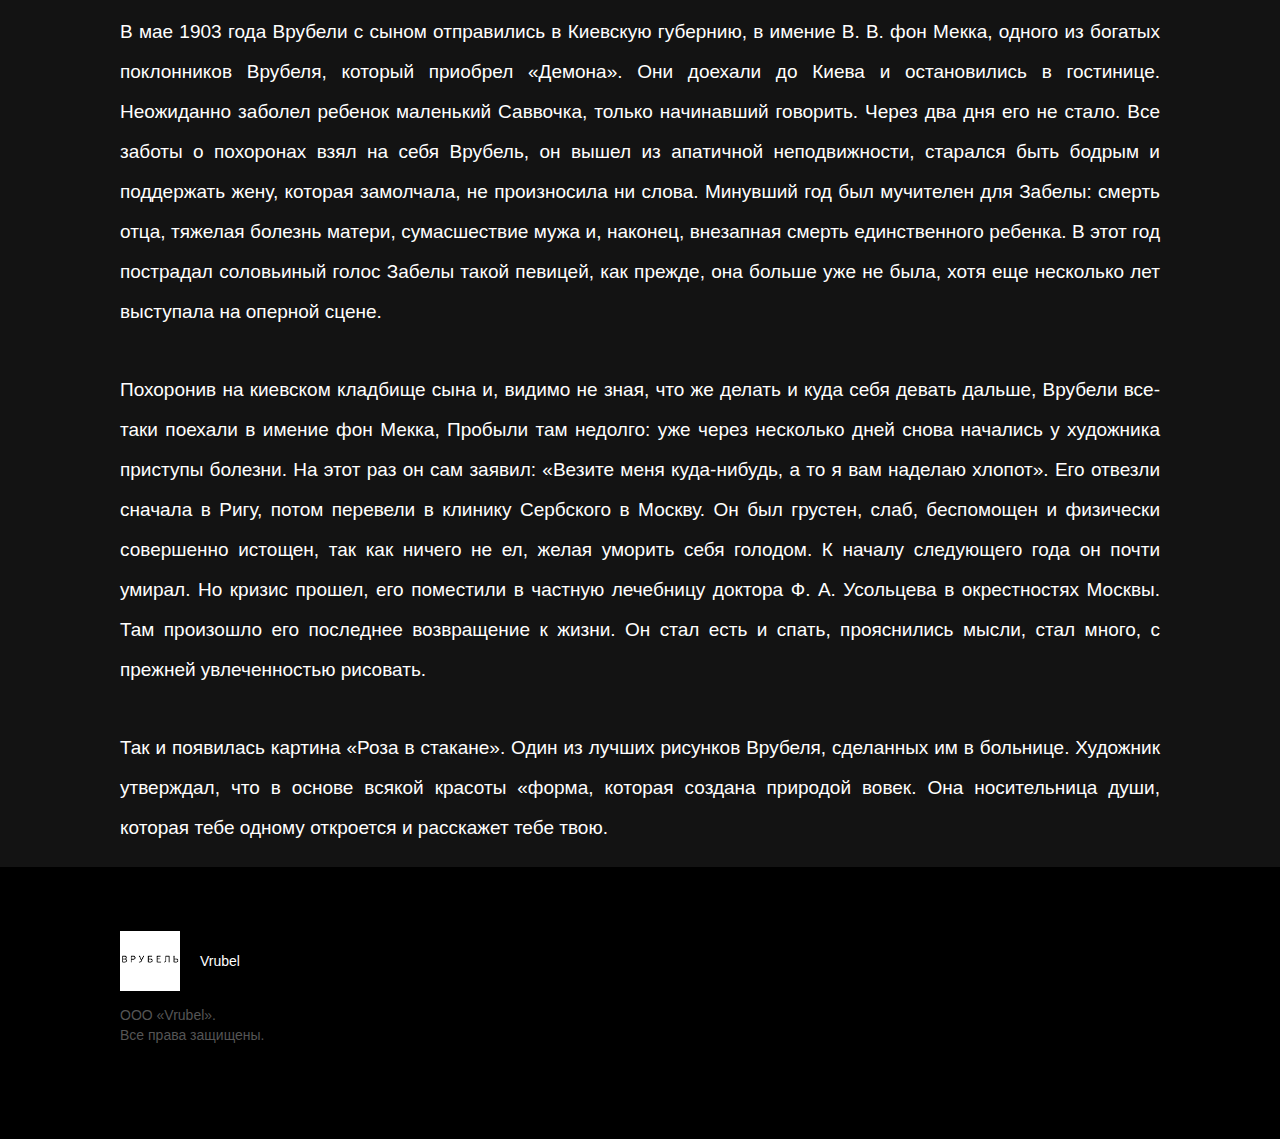
<file: rosa.html>
<!DOCTYPE html>
<html lang="ru">

<head>
    <meta charset="UTF-8">
    <title>Space Z</title>
    <link rel="stylesheet" href="css/style.css">
</head>

<body>
    <header class='site-header2'>
        <div class="container">
            <nav class="main-nav2">
                <a class="logo">
                    <img src="img/logo.png" alt="SpaceZ" width="60" height="60">
                </a>
                <ul class="site-menu">
                    <li><a href="index.html">Главная</a></li>
                    <li><a href="ob_avtore.html">Об авторе</a></li>
                    <li><a href="biogr.html">Биография художника</a></li>

                </ul>

            </nav>
        </div>
    </header>
    <main>
        <section class="features">
            <div class="container">

                <h1>
                    Михаил Врубель
                </h1>

            </div>
        </section>



        <div class="container">
            <div class="picture">
                <img src="img/8.jpg" alt="" width="600">
                <p>Шедевр графического мастерства Врубеля и еще одна скорбная веха в биографии художника. «Роза в стакане» была написана во время лечения в психиатрической лечебнице, куда Врубель попал после смерти единственного сына.</p>

<p>В мае 1903 года Врубели с сыном отправились в Киевскую губернию, в имение В. В. фон Мекка, одного из богатых поклонников Врубеля, который приобрел «Демона». Они доехали до Киева и остановились в гостинице. Неожиданно заболел ребенок маленький Саввочка, только начинавший говорить. Через два дня его не стало. Все заботы о похоронах взял на себя Врубель, он вышел из апатичной неподвижности, старался быть бодрым и поддержать жену, которая замолчала, не произносила ни слова. Минувший год был мучителен для Забелы: смерть отца, тяжелая болезнь матери, сумасшествие мужа и, наконец, внезапная смерть единственного ребенка. В этот год пострадал соловьиный голос Забелы такой певицей, как прежде, она больше уже не была, хотя еще несколько лет выступала на оперной сцене.</p>

<p>Похоронив на киевском кладбище сына и, видимо не зная, что же делать и куда себя девать дальше, Врубели все-таки поехали в имение фон Мекка, Пробыли там недолго: уже через несколько дней снова начались у художника приступы болезни. На этот раз он сам заявил: «Везите меня куда-нибудь, а то я вам наделаю хлопот». Его отвезли сначала в Ригу, потом перевели в клинику Сербского в Москву. Он был грустен, слаб, беспомощен и физически совершенно истощен, так как ничего не ел, желая уморить себя голодом. К началу следующего года он почти умирал. Но кризис прошел, его поместили в частную лечебницу доктора Ф. А. Усольцева в окрестностях Москвы. Там произошло его последнее возвращение к жизни. Он стал есть и спать, прояснились мысли, стал много, с прежней увлеченностью рисовать.</p>

<p>Так и появилась картина «Роза в стакане». Один из лучших рисунков Врубеля, сделанных им в больнице. Художник утверждал, что в основе всякой красоты «форма, которая создана природой вовек. Она носительница души, которая тебе одному откроется и расскажет тебе твою.</p>
            </div>
        </div>


    </main>

    <footer class="site-footer">
        <div class="container footer-columns-container">
            <div class="left-column">
                <p class="logo-container">
                    <a class="logo"><img src="img/logo.png" alt="Логотип SpaceZ" width="60" height="60"></a>
                    <span class="company-title">Vrubel</span>
                </p>
                <p class="copyrights">
                    ООО «Vrubel».<br>
                    Все права защищены.
                </p>
            </div>

        </div>
    </footer>
</body>

</html>
</file>
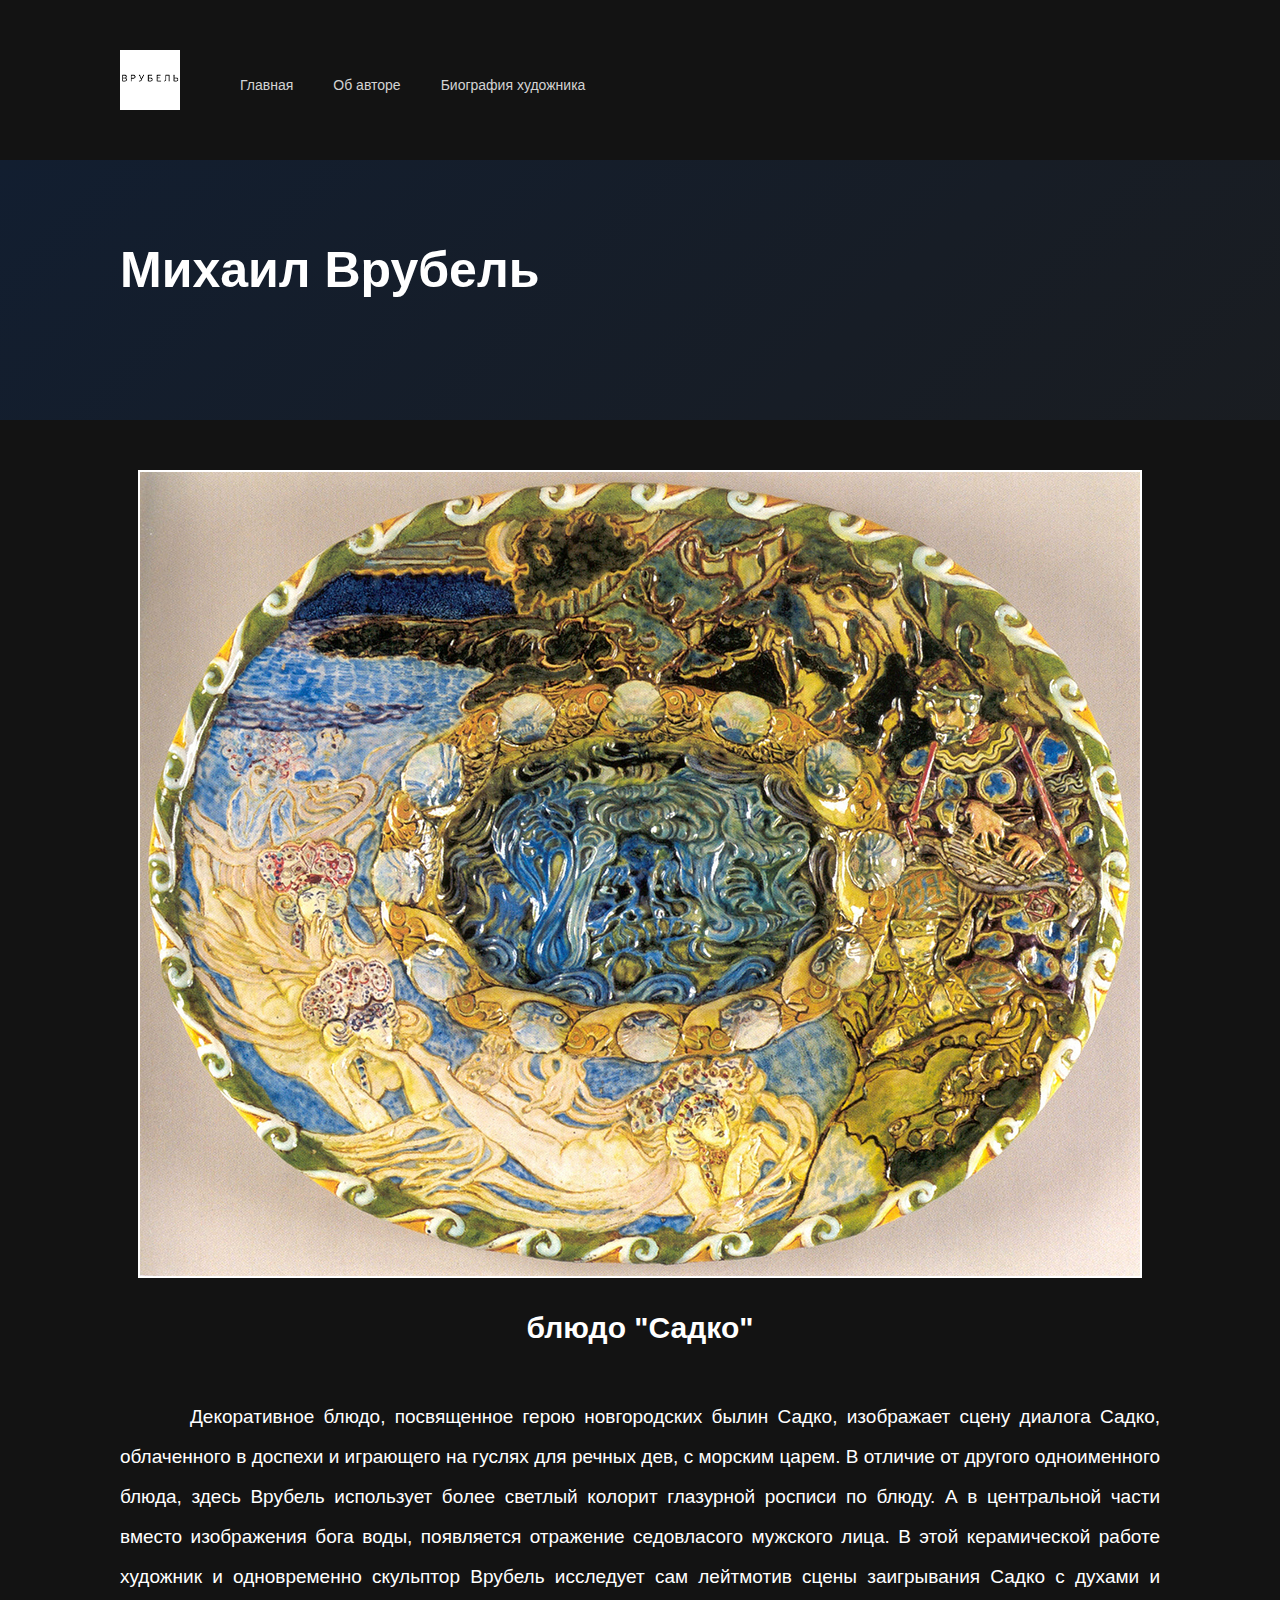
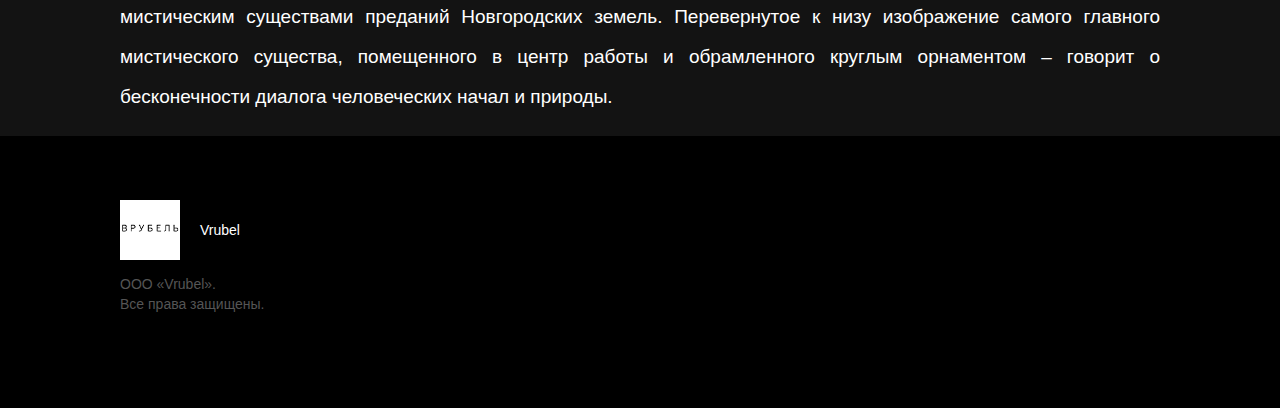
<file: sadko.html>
<!DOCTYPE html>
<html lang="ru">

<head>
    <meta charset="UTF-8">
    <title>Space Z</title>
    <link rel="stylesheet" href="css/style.css">
</head>

<body>
    <header class='site-header2'>
        <div class="container">
            <nav class="main-nav2">
                <a class="logo">
                    <img src="img/logo.png" alt="SpaceZ" width="60" height="60">
                </a>
                <ul class="site-menu">
                    <li><a href="index.html">Главная</a></li>
                    <li><a href="ob_avtore.html">Об авторе</a></li>
                    <li><a href="biogr.html">Биография художника</a></li>

                </ul>

            </nav>
        </div>
    </header>
    <main>
        <section class="features">
            <div class="container">

                <h1>
                    Михаил Врубель
                </h1>

            </div>
        </section>



        <div class="container">
            <div class="picture">
                <img src="img/7.jpg" alt="" width="1000">
                <h2>блюдо "Садко"</h2>
                <p>Декоративное блюдо, посвященное герою новгородских былин Садко, изображает сцену диалога Садко, облаченного в доспехи и играющего на гуслях для речных дев, с морским царем. В отличие от другого одноименного блюда, здесь Врубель использует более светлый колорит глазурной росписи по блюду. А в центральной части вместо изображения бога воды, появляется отражение седовласого мужского лица. В этой керамической работе художник и одновременно скульптор Врубель исследует сам лейтмотив сцены заигрывания Садко с духами и мистическим существами преданий Новгородских земель. Перевернутое к низу изображение самого главного мистического существа, помещенного в центр работы и обрамленного круглым орнаментом – говорит о бесконечности диалога человеческих начал и природы. </p>
                
                
            </div>
        </div>


    </main>

    <footer class="site-footer">
        <div class="container footer-columns-container">
            <div class="left-column">
                <p class="logo-container">
                    <a class="logo"><img src="img/logo.png" alt="Логотип SpaceZ" width="60" height="60"></a>
                    <span class="company-title">Vrubel</span>
                </p>
                <p class="copyrights">
                    ООО «Vrubel».<br>
                    Все права защищены.
                </p>
            </div>

        </div>
    </footer>
</body>

</html>
</file>
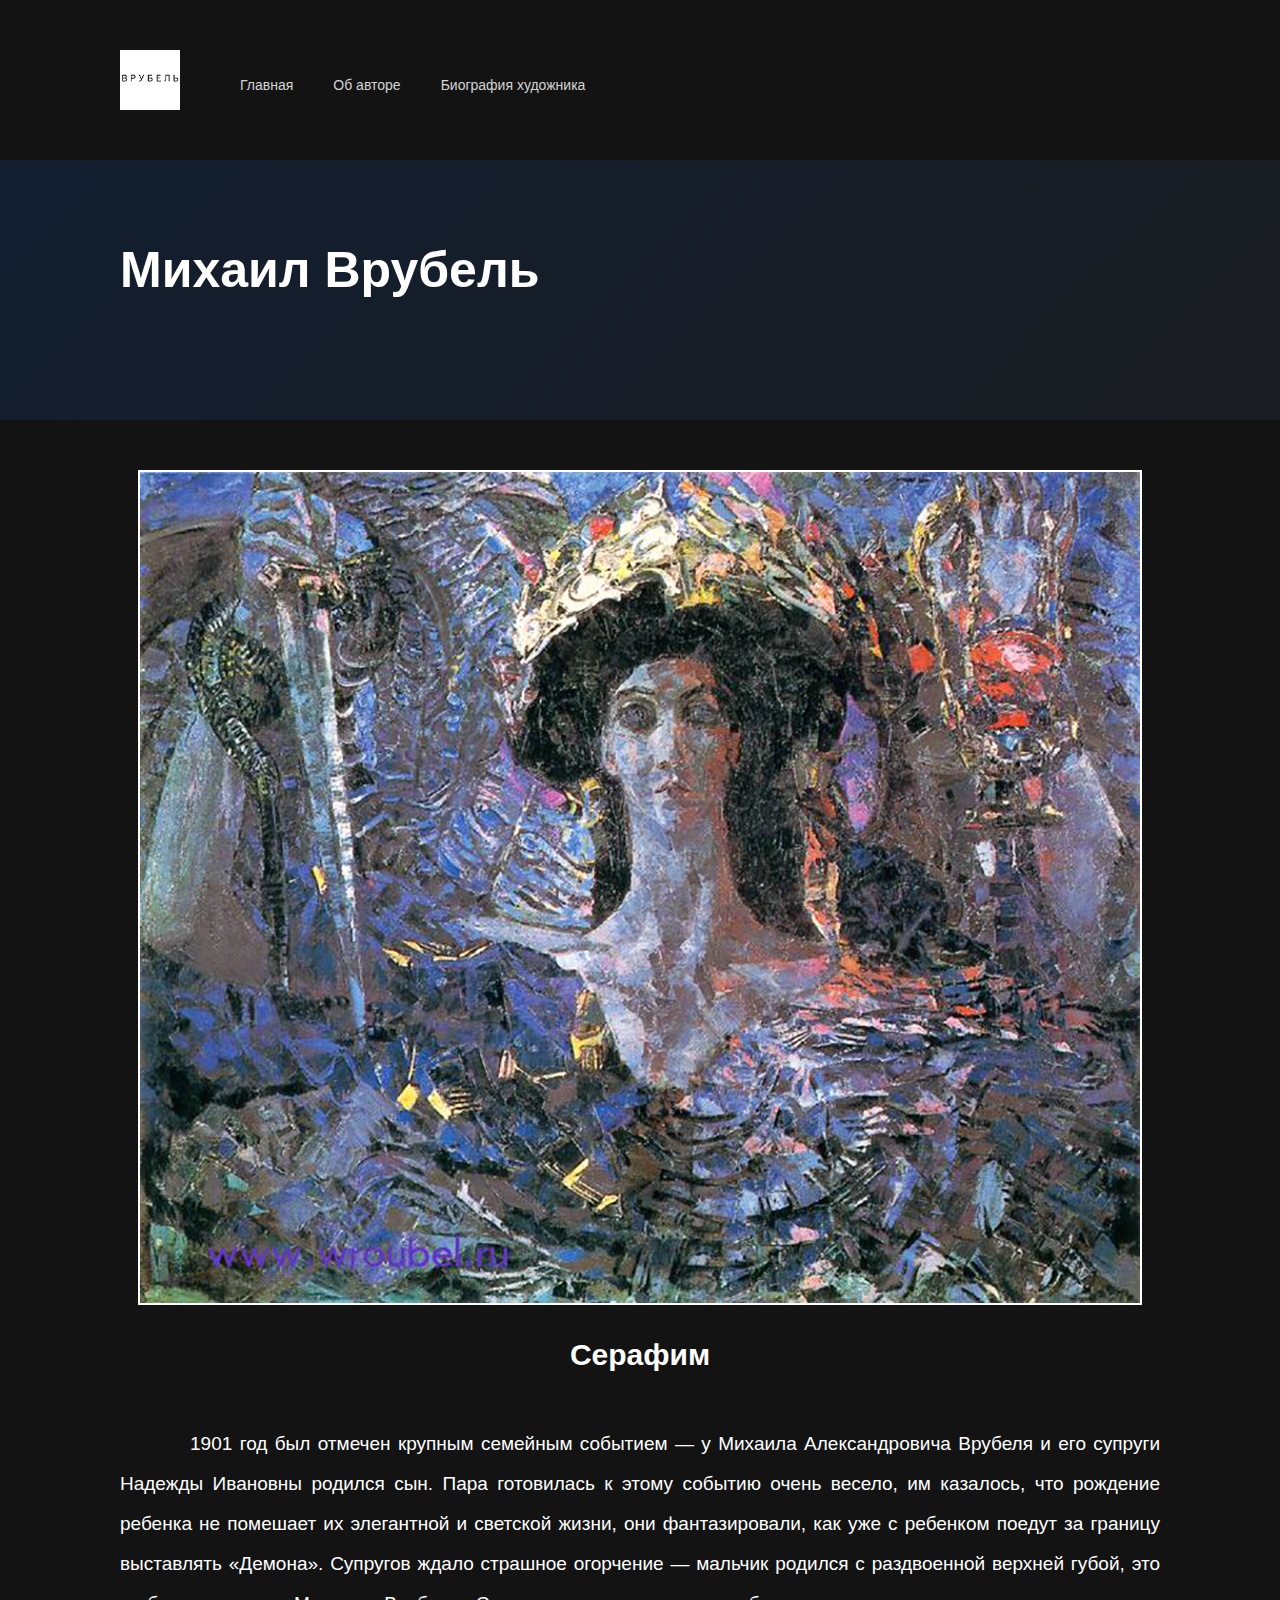
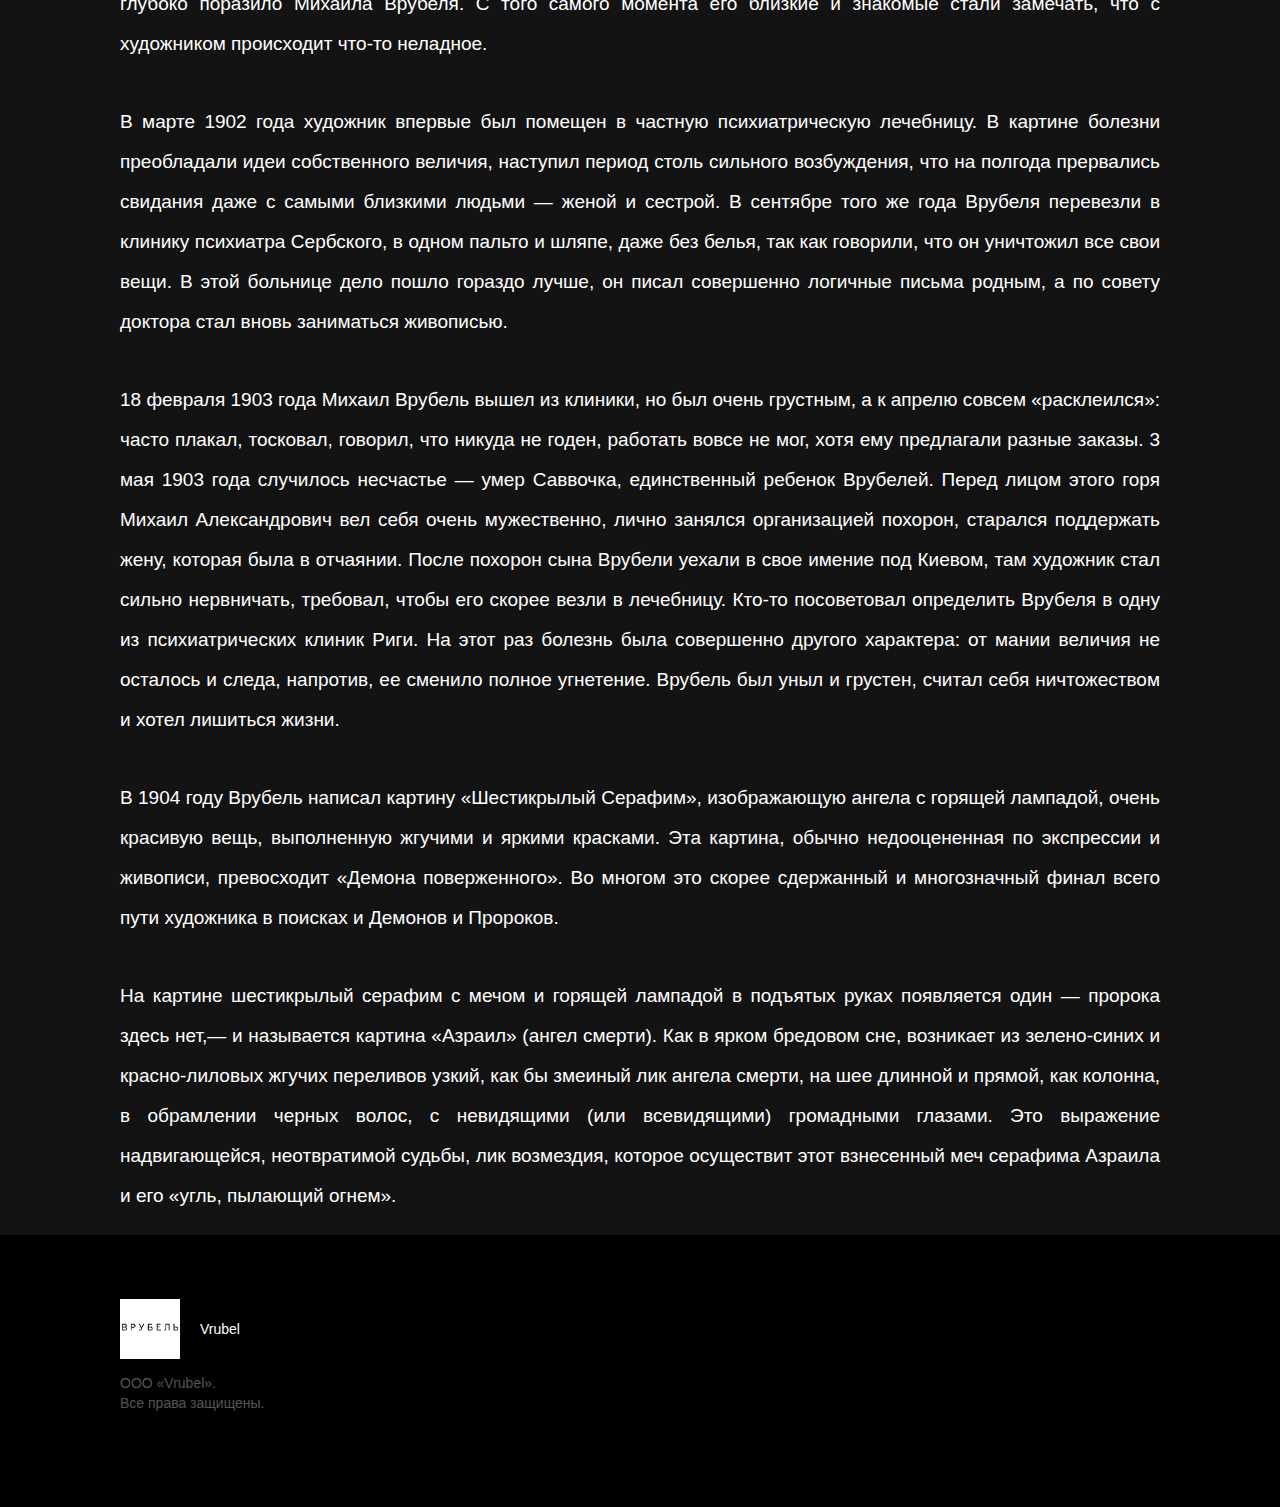
<file: serafim.html>
<!DOCTYPE html>
<html lang="ru">

<head>
    <meta charset="UTF-8">
    <title>Space Z</title>
    <link rel="stylesheet" href="css/style.css">
</head>

<body>
    <header class='site-header2'>
        <div class="container">
            <nav class="main-nav2">
                <a class="logo">
                    <img src="img/logo.png" alt="SpaceZ" width="60" height="60">
                </a>
                <ul class="site-menu">
                    <li><a href="index.html">Главная</a></li>
                    <li><a href="ob_avtore.html">Об авторе</a></li>
                    <li><a href="biogr.html">Биография художника</a></li>

                </ul>

            </nav>
        </div>
    </header>
    <main>
        <section class="features">
            <div class="container">

                <h1>
                    Михаил Врубель
                </h1>

            </div>
        </section>



        <div class="container">
            <div class="picture">
                <img src="img/4.jpg" alt="" width="1000">
                <h2>Серафим</h2>
                <p>1901 год был отмечен крупным семейным событием — у Михаила Александровича Врубеля и его супруги Надежды Ивановны родился сын. Пара готовилась к этому событию очень весело, им казалось, что рождение ребенка не помешает их элегантной и светской жизни, они фантазировали, как уже с ребенком поедут за границу выставлять «Демона». Супругов ждало страшное огорчение — мальчик родился с раздвоенной верхней губой, это глубоко поразило Михаила Врубеля. С того самого момента его близкие и знакомые стали замечать, что с художником происходит что-то неладное. </p>
                <p>В марте 1902 года художник впервые был помещен в частную психиатрическую лечебницу. В картине болезни преобладали идеи собственного величия, наступил период столь сильного возбуждения, что на полгода прервались свидания даже с самыми близкими людьми — женой и сестрой. В сентябре того же года Врубеля перевезли в клинику психиатра Сербского, в одном пальто и шляпе, даже без белья, так как говорили, что он уничтожил все свои вещи. В этой больнице дело пошло гораздо лучше, он писал совершенно логичные письма родным, а по совету доктора стал вновь заниматься живописью. </p>
                <p>18 февраля 1903 года Михаил Врубель вышел из клиники, но был очень грустным, а к апрелю совсем «расклеился»: часто плакал, тосковал, говорил, что никуда не годен, работать вовсе не мог, хотя ему предлагали разные заказы. 3 мая 1903 года случилось несчастье — умер Саввочка, единственный ребенок Врубелей. Перед лицом этого горя Михаил Александрович вел себя очень мужественно, лично занялся организацией похорон, старался поддержать жену, которая была в отчаянии. После похорон сына Врубели уехали в свое имение под Киевом, там художник стал сильно нервничать, требовал, чтобы его скорее везли в лечебницу. Кто-то посоветовал определить Врубеля в одну из психиатрических клиник Риги. На этот раз болезнь была совершенно другого характера: от мании величия не осталось и следа, напротив, ее сменило полное угнетение. Врубель был уныл и грустен, считал себя ничтожеством и хотел лишиться жизни. </p>
                <p>В 1904 году Врубель написал картину «Шестикрылый Серафим», изображающую ангела с горящей лампадой, очень красивую вещь, выполненную жгучими и яркими красками. Эта картина, обычно недооцененная по экспрессии и живописи, превосходит «Демона поверженного». Во многом это скорее сдержанный и многозначный финал всего пути художника в поисках и Демонов и Пророков. </p>
                <p>На картине шестикрылый серафим с мечом и горящей лампадой в подъятых руках появляется один — пророка здесь нет,— и называется картина «Азраил» (ангел смерти). Как в ярком бредовом сне, возникает из зелено-синих и красно-лиловых жгучих переливов узкий, как бы змеиный лик ангела смерти, на шее длинной и прямой, как колонна, в обрамлении черных волос, с невидящими (или всевидящими) громадными глазами. Это выражение надвигающейся, неотвратимой судьбы, лик возмездия, которое осуществит этот взнесенный меч серафима Азраила и его «угль, пылающий огнем».</p>
                
            </div>
        </div>


    </main>

    <footer class="site-footer">
        <div class="container footer-columns-container">
            <div class="left-column">
                <p class="logo-container">
                    <a class="logo"><img src="img/logo.png" alt="Логотип SpaceZ" width="60" height="60"></a>
                    <span class="company-title">Vrubel</span>
                </p>
                <p class="copyrights">
                    ООО «Vrubel».<br>
                    Все права защищены.
                </p>
            </div>

        </div>
    </footer>
</body></html>
</file>
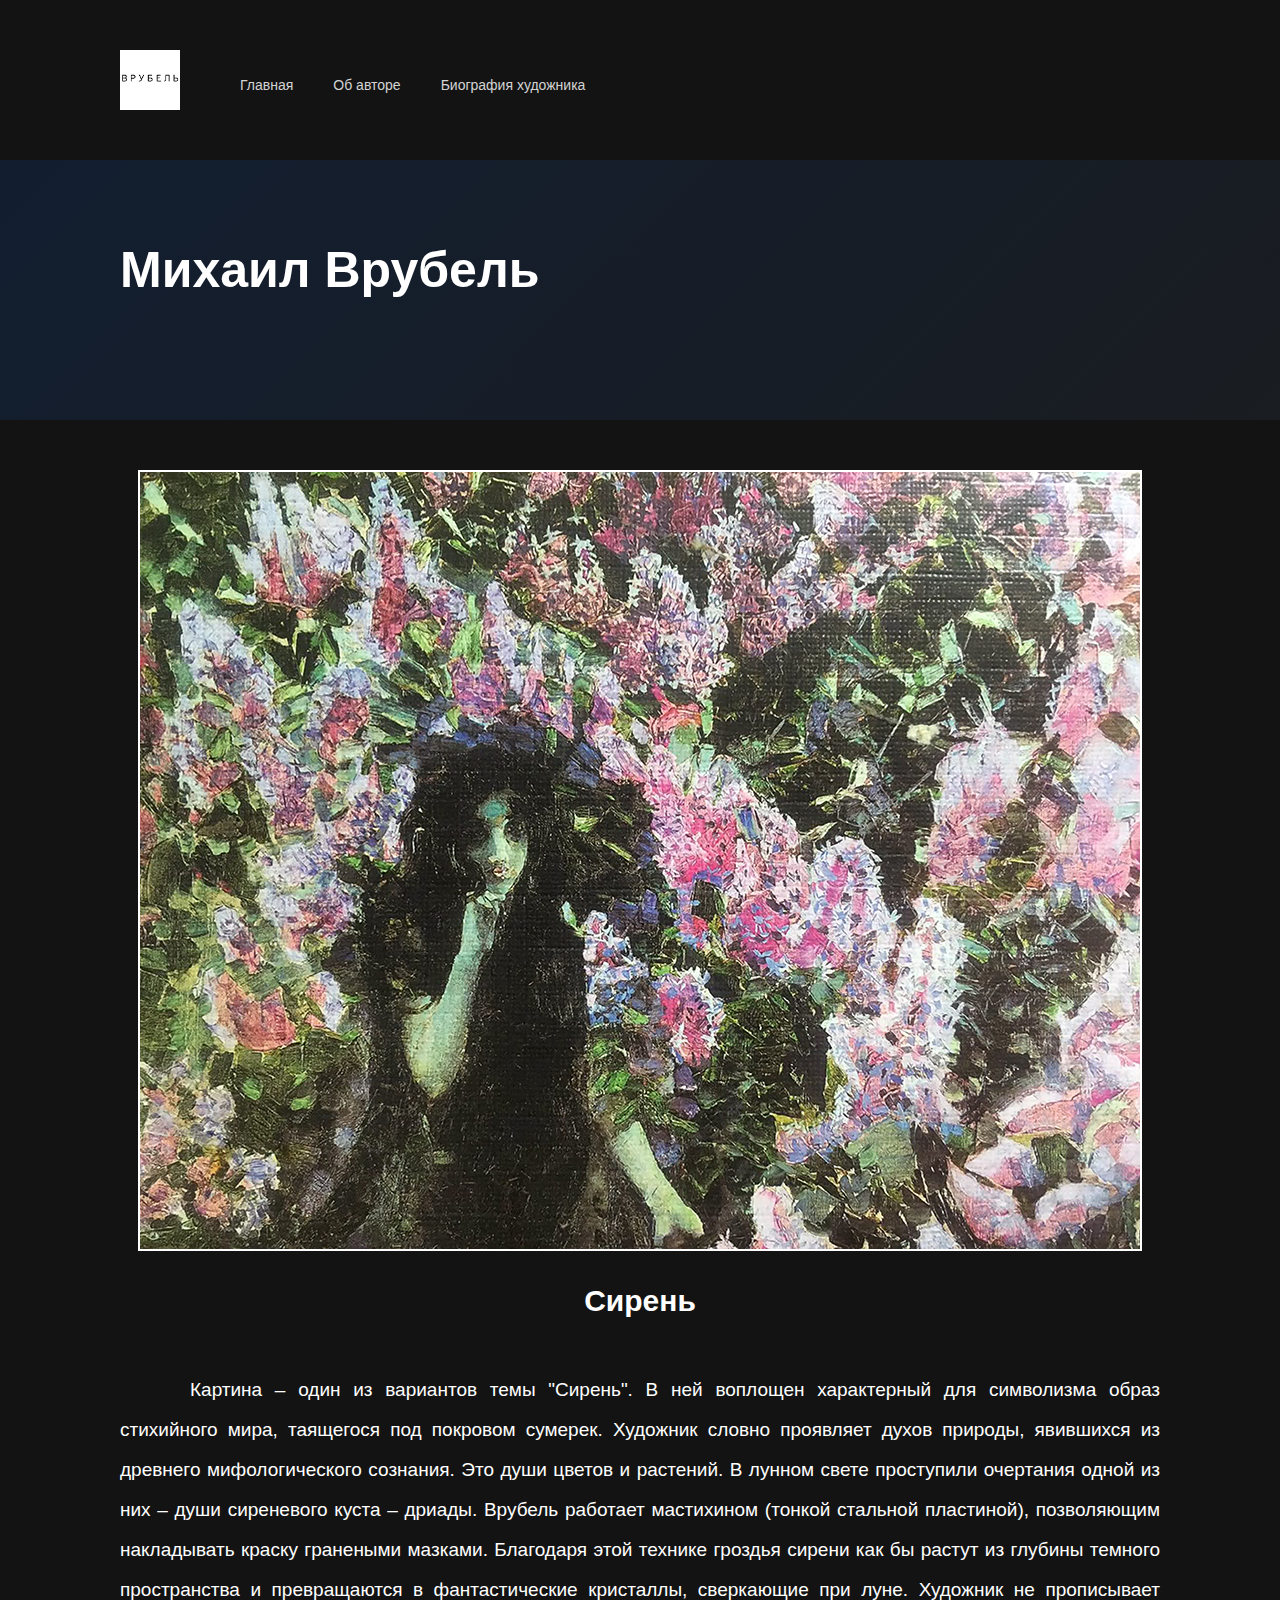
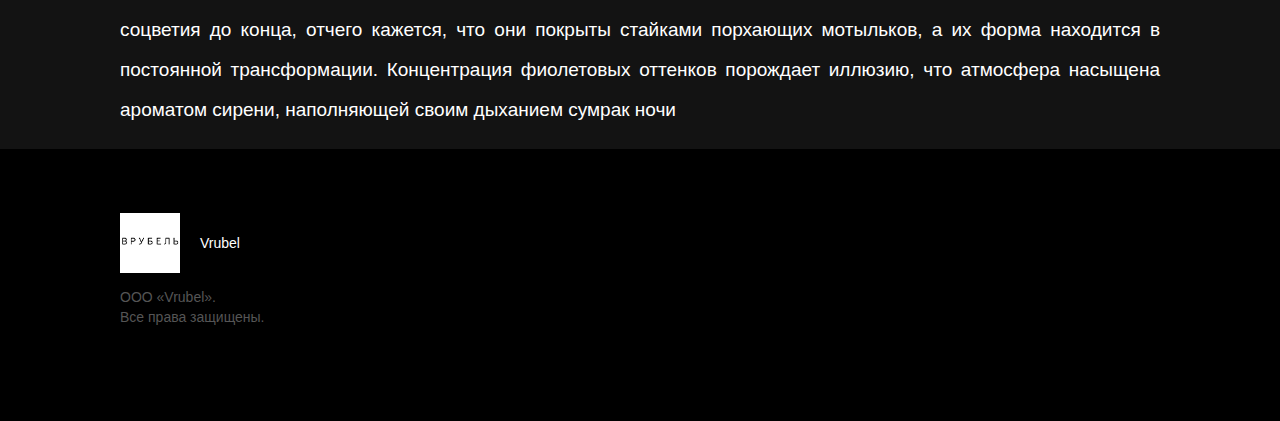
<file: siren.html>
<!DOCTYPE html>
<html lang="ru">

<head>
    <meta charset="UTF-8">
    <title>Space Z</title>
    <link rel="stylesheet" href="css/style.css">
</head>

<body>
    <header class='site-header2'>
        <div class="container">
            <nav class="main-nav2">
                <a class="logo">
                    <img src="img/logo.png" alt="SpaceZ" width="60" height="60">
                </a>
                <ul class="site-menu">
                    <li><a href="index.html">Главная</a></li>
                    <li><a href="ob_avtore.html">Об авторе</a></li>
                    <li><a href="biogr.html">Биография художника</a></li>

                </ul>

            </nav>
        </div>
    </header>
    <main>
        <section class="features">
            <div class="container">

                <h1>
                    Михаил Врубель
                </h1>

            </div>
        </section>



        <div class="container">
            <div class="picture">
                <img src="img/2.jpg" alt="" width="1000" >
                <h2>Сирень</h2>
                <p>Картина – один из вариантов темы "Сирень". В ней воплощен характерный для символизма образ стихийного мира, таящегося под покровом сумерек. Художник словно проявляет духов природы, явившихся из древнего мифологического сознания. Это души цветов и растений. В лунном свете проступили очертания одной из них – души сиреневого куста – дриады. Врубель работает мастихином (тонкой стальной пластиной), позволяющим накладывать краску гранеными мазками. Благодаря этой технике гроздья сирени как бы растут из глубины темного пространства и превращаются в фантастические кристаллы, сверкающие при луне. Художник не прописывает соцветия до конца, отчего кажется, что они покрыты стайками порхающих мотыльков, а их форма находится в постоянной трансформации. Концентрация фиолетовых оттенков порождает иллюзию, что атмосфера насыщена ароматом сирени, наполняющей своим дыханием сумрак ночи </p>
            </div>
        </div>


    </main>

    <footer class="site-footer">
        <div class="container footer-columns-container">
            <div class="left-column">
                <p class="logo-container">
                    <a class="logo"><img src="img/logo.png" alt="Логотип SpaceZ" width="60" height="60"></a>
                    <span class="company-title">Vrubel</span>
                </p>
                <p class="copyrights">
                    ООО «Vrubel».<br>
                    Все права защищены.
                </p>
            </div>

        </div>
    </footer>
</body></html>
</file>
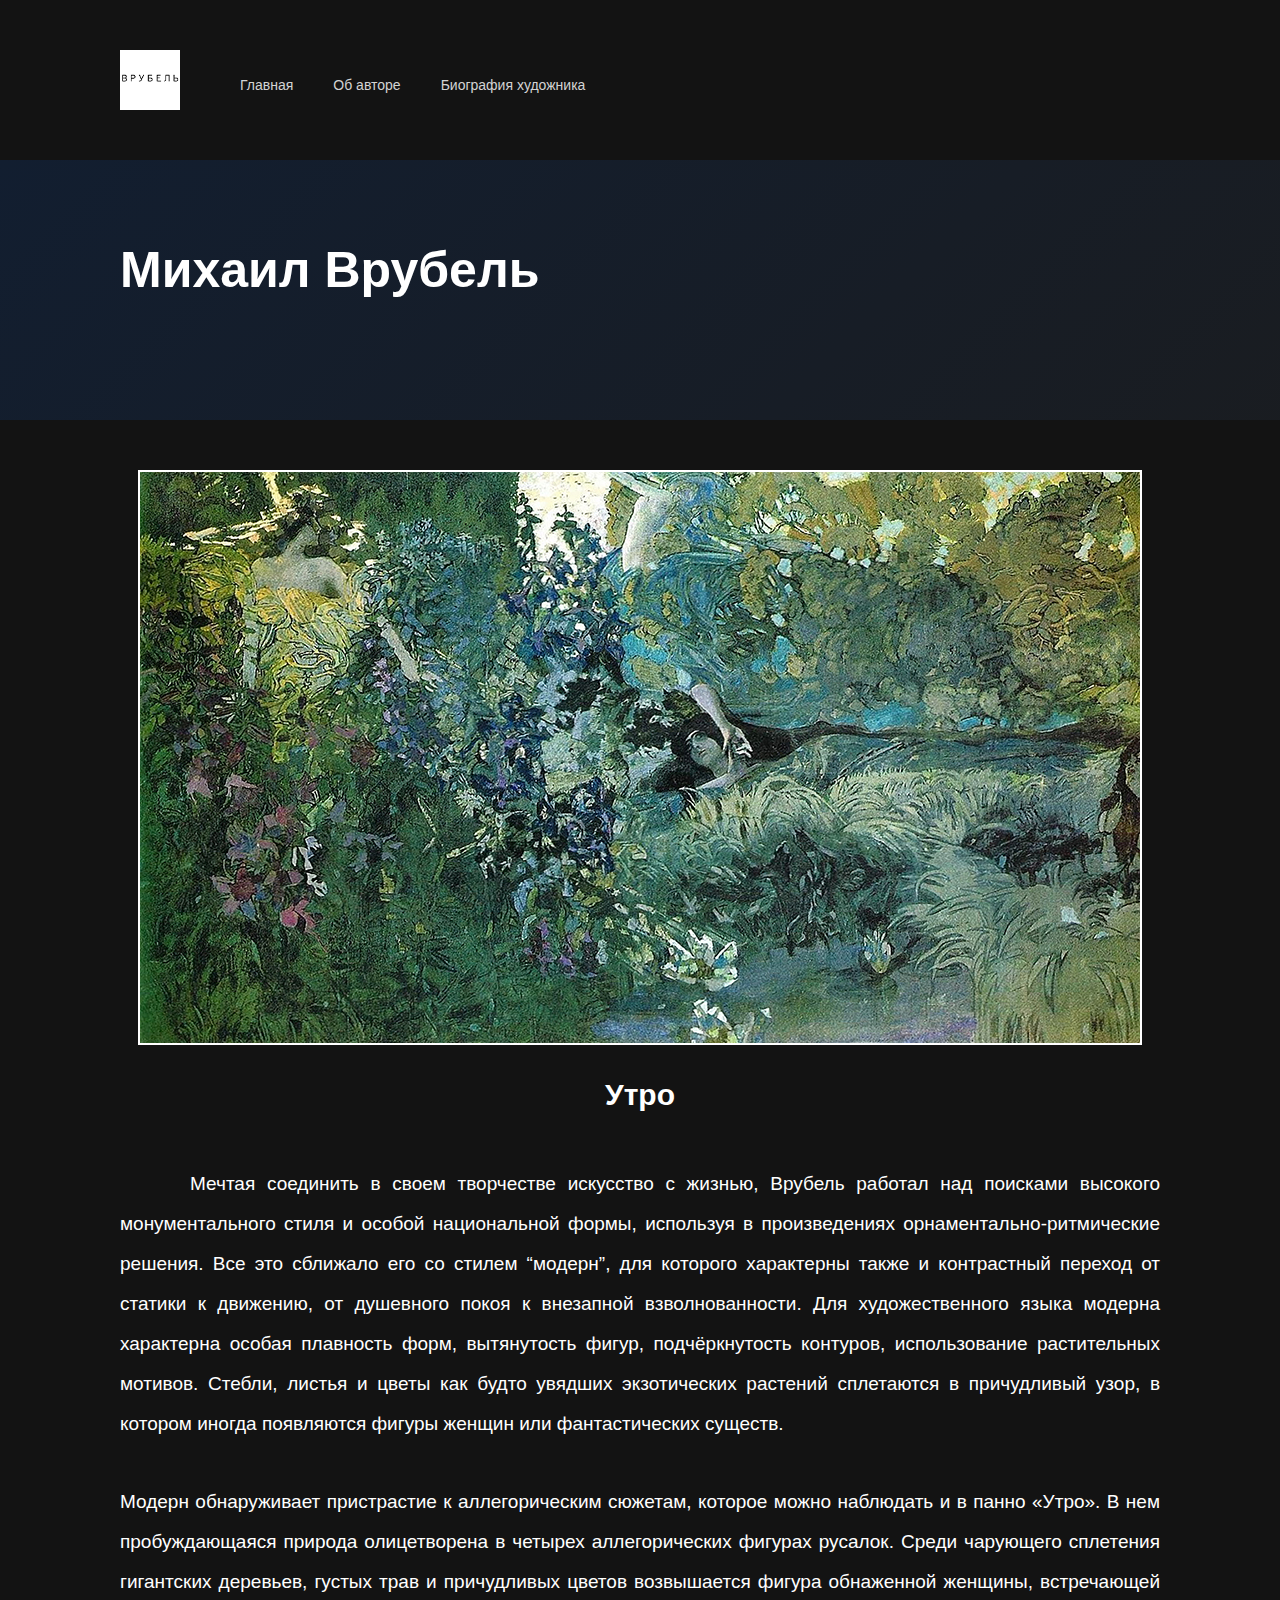
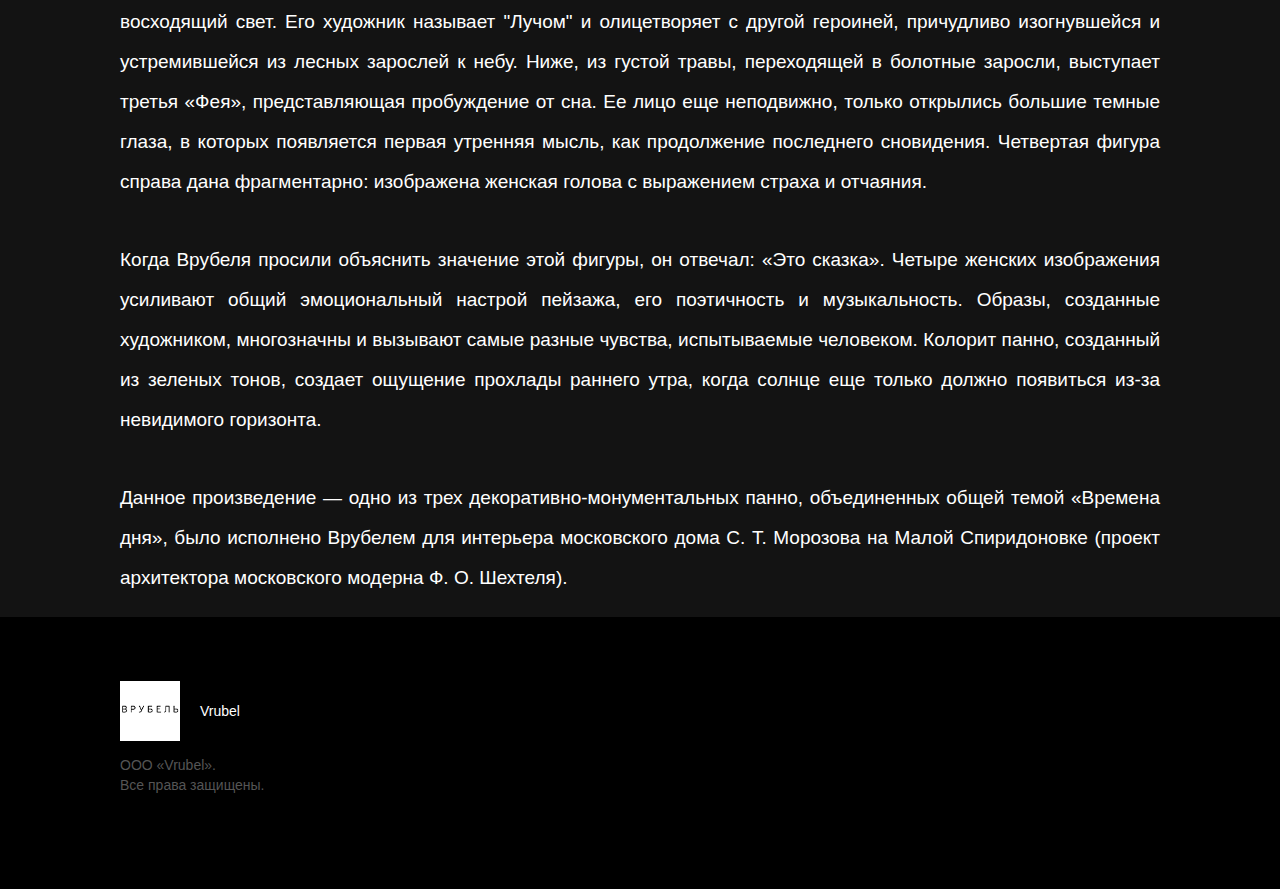
<file: utro.html>
<!DOCTYPE html>
<html lang="ru">

<head>
    <meta charset="UTF-8">
    <title>Space Z</title>
    <link rel="stylesheet" href="css/style.css">
</head>

<body>
    <header class='site-header2'>
        <div class="container">
            <nav class="main-nav2">
                <a class="logo">
                    <img src="img/logo.png" alt="SpaceZ" width="60" height="60">
                </a>
                <ul class="site-menu">
                    <li><a href="index.html">Главная</a></li>
                    <li><a href="ob_avtore.html">Об авторе</a></li>
                    <li><a href="biogr.html">Биография художника</a></li>

                </ul>

            </nav>
        </div>
    </header>
    <main>
        <section class="features">
            <div class="container">

                <h1>
                    Михаил Врубель
                </h1>

            </div>
        </section>



        <div class="container">
            <div class="picture">
                <img src="img/11.jpg" alt="" width="1000">
                <h2>Утро</h2>
                <p>

Мечтая соединить в своем творчестве искусство с жизнью, Врубель работал над поисками высокого монументального стиля и особой национальной формы, используя в произведениях орнаментально-ритмические решения. Все это сближало его со стилем “модерн”, для которого характерны также и контрастный переход от статики к движению, от душевного покоя к внезапной взволнованности. Для художественного языка модерна характерна особая плавность форм, вытянутость фигур, подчёркнутость контуров, использование растительных мотивов. Стебли, листья и цветы как будто увядших экзотических растений сплетаются в причудливый узор, в котором иногда появляются фигуры женщин или фантастических существ.</p> 
<p>
Модерн обнаруживает пристрастие к аллегорическим сюжетам, которое можно наблюдать и в панно «Утро». В нем пробуждающаяся природа олицетворена в четырех аллегорических фигурах русалок. Среди чарующего сплетения гигантских деревьев, густых трав и причудливых цветов возвышается фигура обнаженной женщины, встречающей восходящий свет. Его художник называет "Лучом" и олицетворяет с другой героиней, причудливо изогнувшейся и устремившейся из лесных зарослей к небу. Ниже, из густой травы, переходящей в болотные заросли, выступает третья «Фея», представляющая пробуждение от сна. Ее лицо еще неподвижно, только открылись большие темные глаза, в которых появляется первая утренняя мысль, как продолжение последнего сновидения. Четвертая фигура справа дана фрагментарно: изображена женская голова с выражением страха и отчаяния.</p>
<p>
Когда Врубеля просили объяснить значение этой фигуры, он отвечал: «Это сказка». Четыре женских изображения усиливают общий эмоциональный настрой пейзажа, его поэтичность и музыкальность. Образы, созданные художником, многозначны и вызывают самые разные чувства, испытываемые человеком. Колорит панно, созданный из зеленых тонов, создает ощущение прохлады раннего утра, когда солнце еще только должно появиться из-за невидимого горизонта.</p>
<p>
Данное произведение — одно из трех декоративно-монументальных панно, объединенных общей темой «Времена дня», было исполнено Врубелем для интерьера московского дома С. Т. Морозова на Малой Спиридоновке (проект архитектора московского модерна Ф. О. Шехтеля).
</p>
            </div>
        </div>


    </main>

    <footer class="site-footer">
        <div class="container footer-columns-container">
            <div class="left-column">
                <p class="logo-container">
                    <a class="logo"><img src="img/logo.png" alt="Логотип SpaceZ" width="60" height="60"></a>
                    <span class="company-title">Vrubel</span>
                </p>
                <p class="copyrights">
                    ООО «Vrubel».<br>
                    Все права защищены.
                </p>
            </div>

        </div>
    </footer>
</body>

</html>
</file>
<file: css/style.css>
/** {
    outline: 1px solid yellow;
}*/

body {
    margin: 0;
    padding: 0;

    font-size: 14px;
    line-height: 20px;
    font-family: Verdana, sans-serif;
    background-color: #131313;


}

.container {
    width: 1040px;
    margin: 0 auto;
    padding: 0;
}

.visually-hidden {
    position: absolute;
    width: 1px;
    height: 1px;
    margin: -1px;
    padding: 0;

    border: 0;
    clip: rect(0 0 0 0);
    overflow: hidden;
}





/* ШАПКА*/
.site-header {
    background-color: black;
}


.site-header .container {
    min-height: 400px;
    padding-top: 50px;
    padding-bottom: 180px;

    background-image: url("../img/1.png");
    background-repeat: no-repeat;
    background-position: 0px 130px;
}


.site-header2 .container {
      padding-top: 50px;
   
}

.main-nav {
    display: flex;
    margin-bottom: 95px;
}

.main-nav2 {
    display: flex;
    margin-bottom: 50px;
}

.logo {
    width: 60px;
    height: 60px;
    margin-right: 60px;
}

.site-menu {
    display: flex;
    flex-wrap: wrap;
    width: 660px;
    margin: 0;
    margin-top: 25px;
    padding: 0;

    list-style: none;
}

.site-menu a {
    display: block;
    margin-right: 40px;
    font-family: Century Gothic, sans-serif;
    font-size: 14px;
    text-decoration: none;
    color: #d4d4d4;
}

.site-menu a:hover {
    color: white;
}

.site-menu a:active {
    color: #ccc;
}





.about-us {
    padding-top: 50px;

    width: 600px;
    padding-left: 100px;
}
h1 {
    margin: 0;
    margin-bottom: 40px;
    padding: 0;
    font-size: 50px;
    line-height: 50px;
    font-family: "Century Gothic", sans-serif;
    color: white;
}









/* ОСНОВНОЕ*/




.features {
    padding: 85px 0;
    background: linear-gradient(-45deg, #000000, #091f18, #1C1C1C, #121e30);
    background-size: 400% 400%;
    animation: gradient 15s ease infinite;
}

@keyframes gradient {
    0% {
        background-position: 0% 50%;
    }

    50% {
        background-position: 100% 50%;
    }

    100% {
        background-position: 0% 50%;
    }
}

.features-list {

    margin: 0;
    padding: 0;
    text-align: center;
    font-family: Century Gothic, sans-serif;
    color: white;
    font-size: 19px;

}




/*ПОДВАЛ*/

.site-footer {
    padding-top: 50px;
    padding-bottom: 80px;

    color: #ffffff;

    background-color: black;
}


.footer-columns-container {
    display: flex;
}

.footer-columns-container .left-column {
    display: flex;
    flex-direction: column;
    width: 180px;
    margin-right: 100px;
}

.footer-columns-container .right-column {
    width: 720px;
    padding-top: 35px;
}

.logo-container {
    display: flex;
    align-items: center;
    padding: 0;
}

.logo-container .logo {
    margin-left: 0;
    margin-right: 20px;
}

.logo-container p {
    font-size: 14px;
}

.copyrights {
    margin-top: auto;

    color: #555555;
}





.a-us {
    width: 50%;
    padding-left: 120px;
}


.a-us p {
    margin: 0;
    margin-bottom: 50px;
    padding-left: 5px;
    white-space: pre;
    font-family: Century Gothic, sans-serif;
    color: white;
    font-size: 19px;
    line-height: 40px;
    font-style: italic;
}


/* Настройки маркированного списка */
.hover-effect-cover {
    list-style: none;
    margin: 0 auto;
    width: 100%;
    text-align: center;
    padding: 0;
    margin-top: 50px;
}

.hover-effect-cover li {
    position: relative;
    display: inline-block;
    background-color: #fff;
    margin: 20px;
    border: 3px solid white;
    box-shadow: 1px 1px 1px 0 rgba(0, 0, 0, 0.08);
    overflow: hidden;

}

/* Заголовок, текст и ссылка */
.hover-effect-cover li h3 {
    color: #fff;
    margin: 5px;
}

.hover-effect-cover li p {
    color: #fff;
    margin: 5px;
}

.hover-effect-cover li a {
    display: block;
    text-decoration: none;
    padding: 15px;
    color: #fff;
    background: #000;
    border-radius: 5px;
    margin: 0 auto;
    transition: all 0.4s ease-in-out;
}

.hover-effect-cover li a:hover {
    background: #454545;
    color: #fff;
}


/* Выезжающий блок с текстом для панели снизу вверх */
.hover-effect-cover li > div.effect-to-top {
    width: 100%;
    height: 100%;
    position: absolute;
    display: flex;
    justify-content: center;
    flex-direction: column;
}

.hover-effect-cover li:hover > div.effect-to-top {
    position: absolute;
    overflow: hidden;
    top: 0;
    left: 0;
}

.hover-effect-cover li div.effect-to-top {
    opacity: 0;
    background-color: rgba(0, 0, 0, 0.3);
    /* Фон блока при наведении */
    transition: all 0.4s ease-in-out;
    color: #fff;
    transform: translate(0px, 250px) rotate(0deg);
    /* Направление выезжающей панели */
}

.hover-effect-cover li:hover div.effect-to-top {
    opacity: 1;
    transform: translate(0px, 0px) rotate(0deg);
}



.picture{
    display: flex;
    flex-direction: column;
    padding-top: 50px;
}

.picture img{
    margin: 0 auto;
    border: 2px solid white;
    
    
}

.picture h2{
 text-align: center;  
font-size: 30px;
    line-height: 50px;
    font-family: "Century Gothic", sans-serif;
    color: white;
}


.picture p{
 text-align: justify;  
font-family: Century Gothic, sans-serif;
    color: white;
    font-size: 19px;
   line-height: 40px;
    
}

.picture p:first-of-type { text-indent: 70px; }


/*Цитата*/
blockquote {
margin: 0;
color: #131314;
padding: 30px 30px 30px 90px;
position: relative;
font-family: 'Lato', sans-serif;
}
blockquote:before {
content: "\201C";
font-family: serif;
position: absolute;
top: 20px;
left: 16px;
color: black;
width: 40px;
height: 40px;
border-radius: 50%;
background: white;
font-size: 40px;
font-weight: bold;
text-align: center;
line-height: 50px;
}
blockquote:after {
content: "";
width: 4px;
background: white;
position:absolute;
left: 70px;
top: 20px;
bottom: 20px;
}
blockquote p {
margin-top: 0;
font-size: 24px;
font-weight: 300;
}
blockquote cite {
font-style: normal;
text-transform: uppercase;
color: aliceblue;
    font-style: italic;
}

.v-666 p{
    font-weight:bold;
}
</file>
